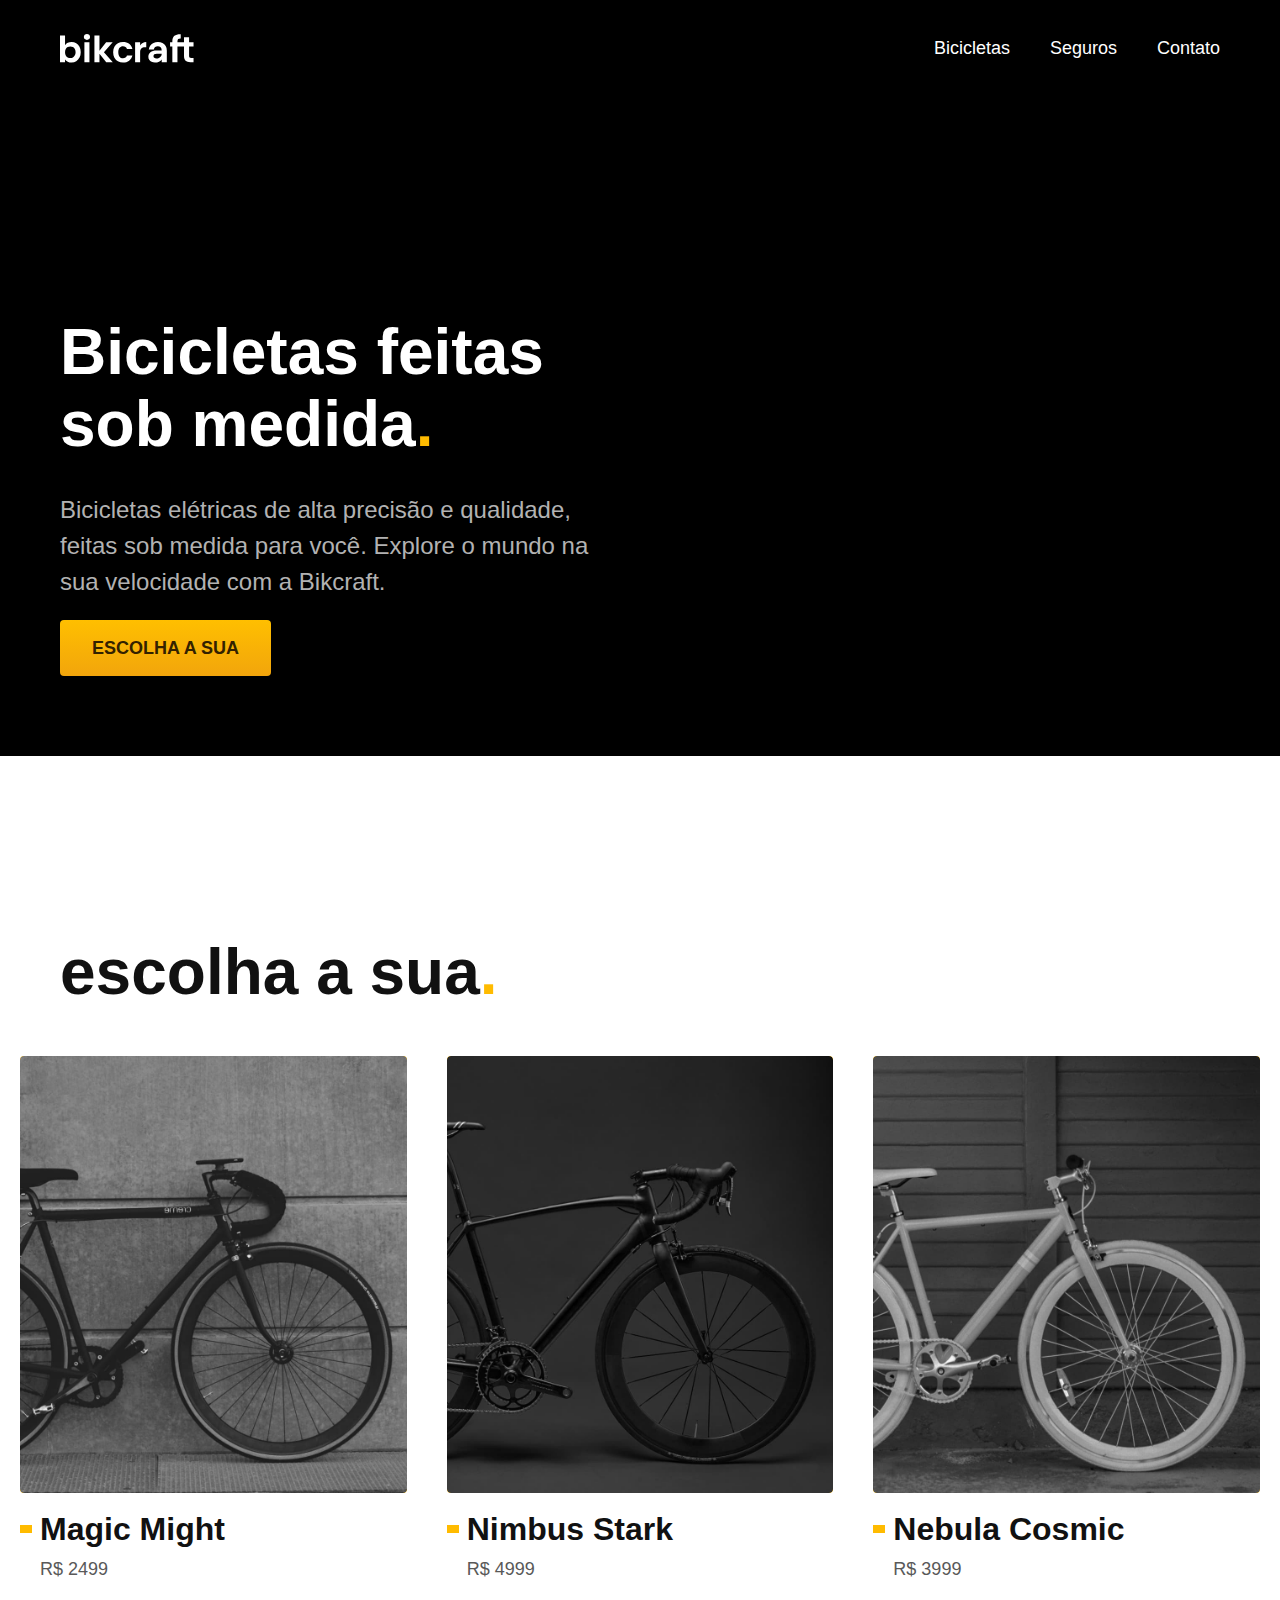
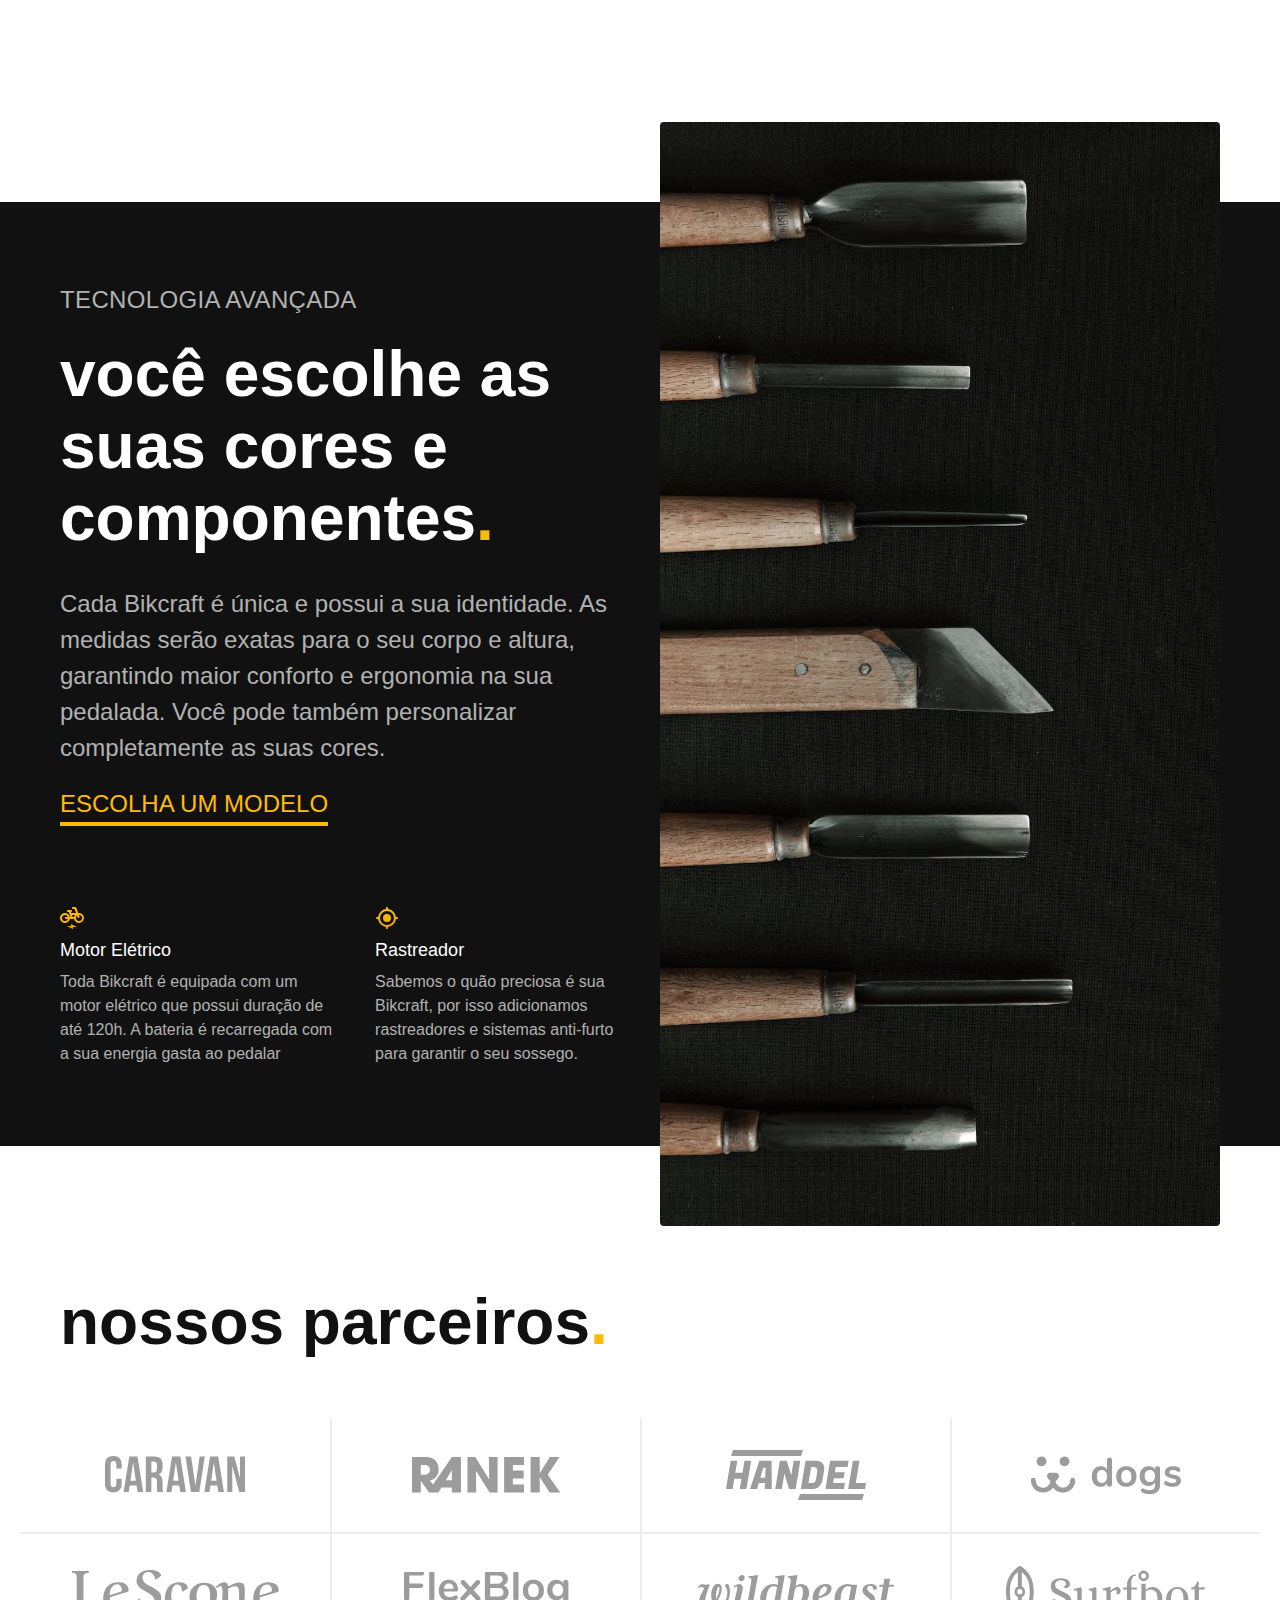
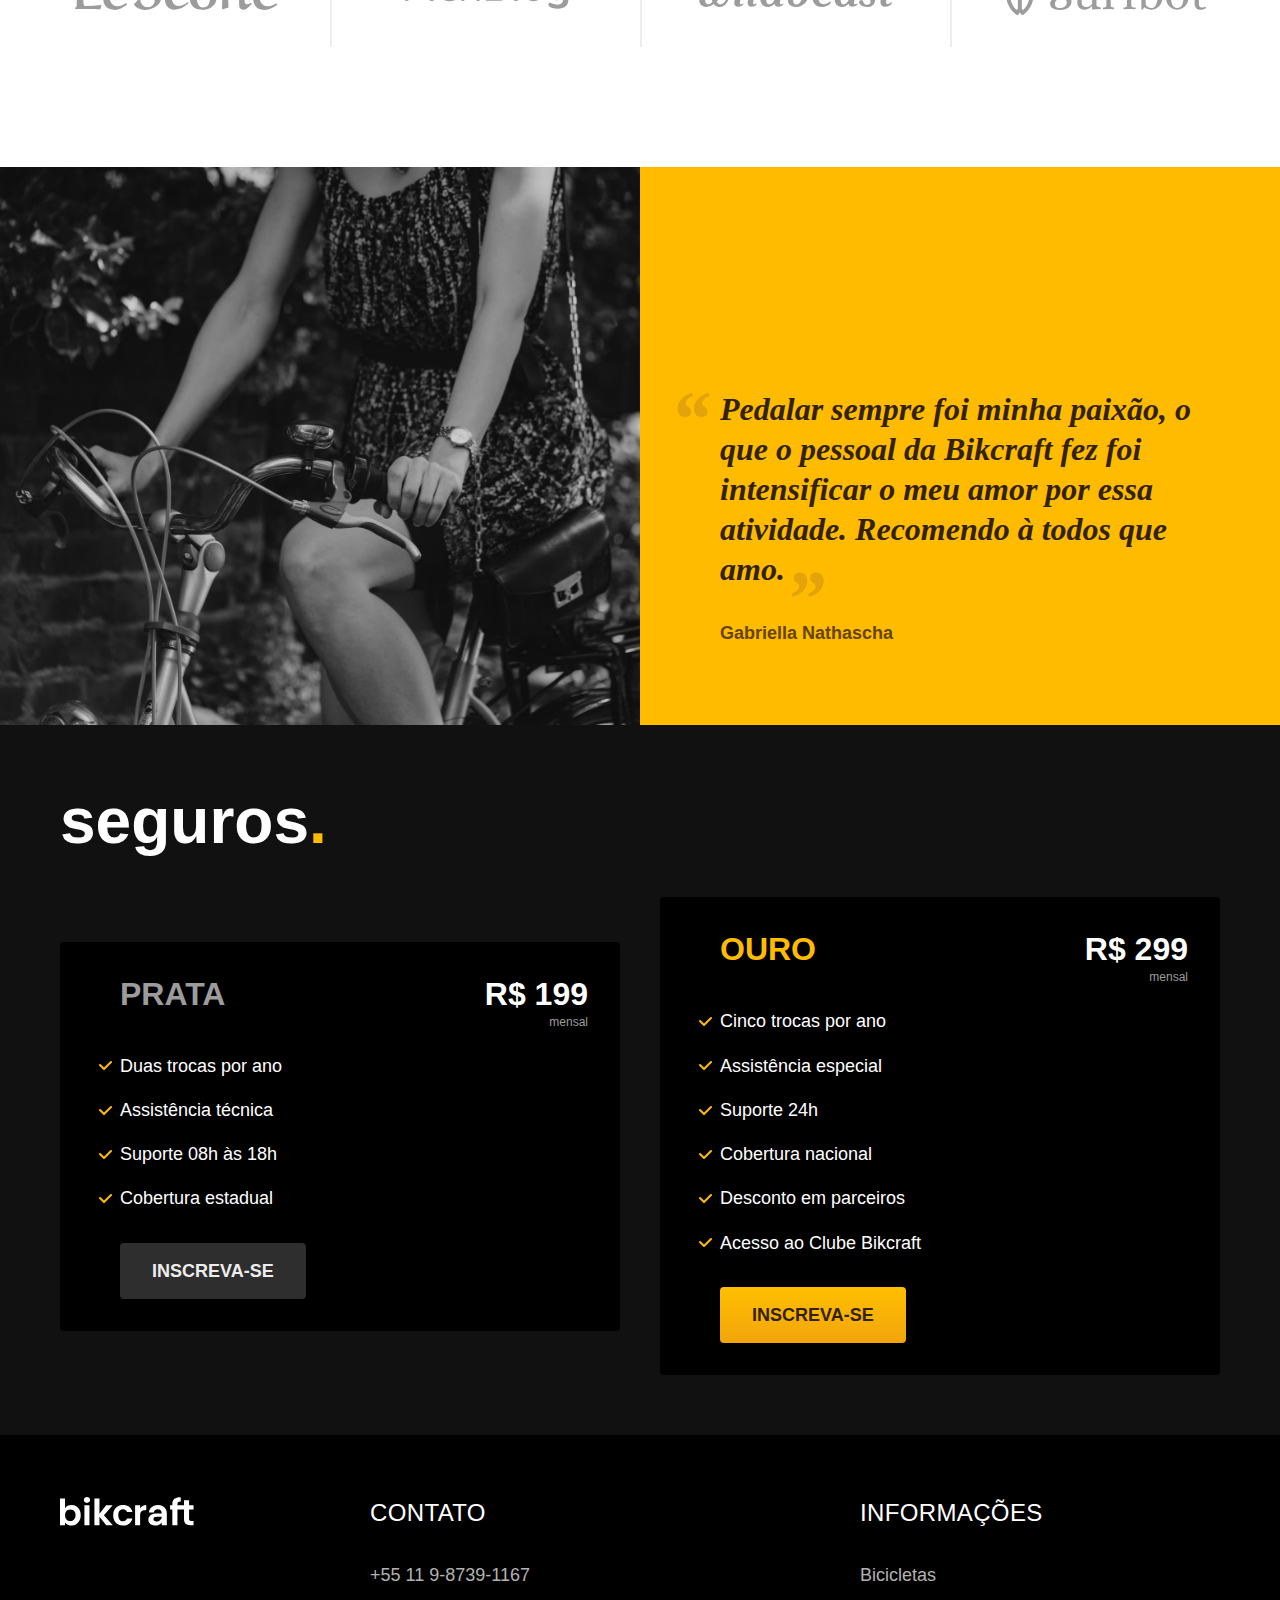
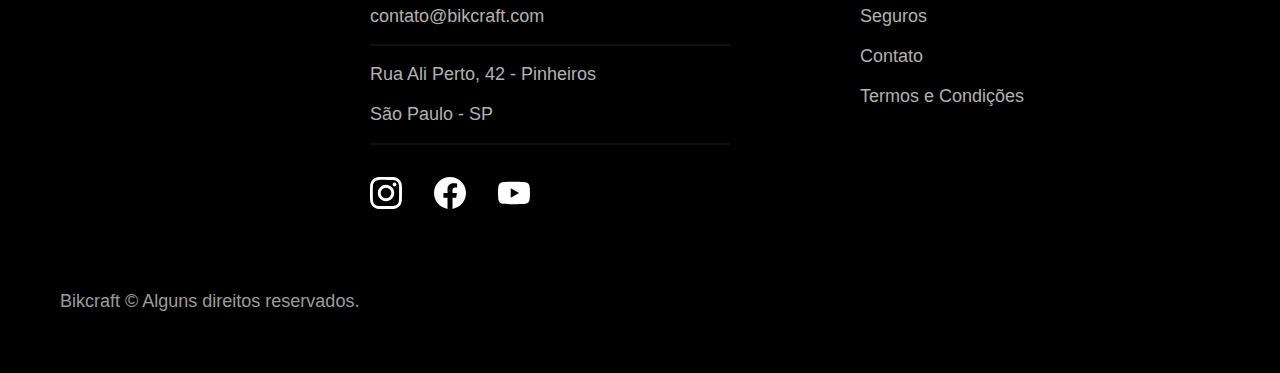
<file: index.html>
<!DOCTYPE html>
<html lang="pt-br">

<head>
  <meta charset="UTF-8">
  <meta name="viewport" content="width=device-width, initial-scale=1.0">
  <meta name="description" content="Bicicletas elétricas de alta precisão e qualidade, feitas sob medida para o cliente. Explore o mundo na sua velocidade com a Bikcraft.">
  <link rel="preload" href="./css/style.css" as="style">
  <link rel="stylesheet" href="./css/style.css">
  <title>Bikcraft - Bicicletas Elétricas</title>

  <!-- <link rel="preconnect" href="https://fonts.googleapis.com">
<link rel="preconnect" href="https://fonts.gstatic.com" crossorigin>
<link href="https://fonts.googleapis.com/css2?family=Merriweather:ital,wght@1,900&family=Poppins:wght@400;600&family=Roboto:wght@400;500&display=swap" rel="stylesheet"> -->

</head>

<body>
  <header class="header-bg">
    <div class="header container">
      <a href="./">
        <img src="./img/bikcraft.svg" width="136" height="32" alt="Bikcraft">
      </a>
      <nav aria-label="primaria">
        <ul class="header-menu font-1-m cor-0">
          <li><a href="./bicicletas.html">Bicicletas</a></li>
          <li><a href="./seguros.html">Seguros</a></li>
          <li><a href="./contato.html">Contato</a></li>
        </ul>
      </nav>
    </div>
  </header>

  <main class="introducao-bg">
    <div class="introducao container">
      <div class="introducao-conteudo">
        <h1 class="font-1-xxl cor-0 fadeInDown" data-anime="200">Bicicletas feitas sob medida<span class="cor-p1">.</span></h1>
        <p class="font-2-l cor-5 fadeInDown" data-anime="400">Bicicletas elétricas de alta precisão e qualidade, feitas sob medida para você. Explore o mundo na sua velocidade com a Bikcraft.</p>
        <a class="botao fadeInDown" href="./bicicletas.html" data-anime="600">Escolha a sua</a>
      </div>
      <picture data-anime="800" class="fadeInDown">
        <source media="(max-width: 800px)" srcset="./img/bicicletas/nimbus.jpg">
        <img src="./img/fotos/introducao.jpg" width="1280" height="1600" alt="Bicicleta elétrica preta.">
      </picture>
    </div>

  </main>

  <article class="bicicletas-lista">
    <h2 class="font-1-xxl container">escolha a sua<span class="cor-p1">.</span></h2>

    <ul>
      <li>
        <a href="./bicicletas/magic.html">
          <div>
            <img src="./img/bicicletas/magic-home.jpg" width="920" height="1040" alt="Bicicleta preta">
          </div>
          <h3 class="font-1-xl">Magic Might</h3>
          <span class="font-2-m cor-8">R$ 2499</span>
        </a>
      </li>
      <li>
        <a href="./bicicletas/nimbus.html">
          <div>
            <img src="./img/bicicletas/nimbus-home.jpg" width="920" height="1040" alt="Bicicleta preta">
          </div>
          <h3 class="font-1-xl">Nimbus Stark</h3>
          <span class="font-2-m cor-8">R$ 4999</span>
        </a>
      </li>
      <li>
        <a href="./bicicletas/nebula.html">
          <div>
            <img src="./img/bicicletas/nebula-home.jpg" width="920" height="1040" alt="Bicicleta preta">
          </div>
          <h3 class="font-1-xl">Nebula Cosmic</h3>
          <span class="font-2-m cor-8">R$ 3999</span>
        </a>
      </li>
    </ul>

  </article>

  <article class="tecnologia-bg">
    <div class="tecnologia container">

      <div class="tecnologia-conteudo">
        <span class="font-2-l-b cor-5">Tecnologia Avançada</span>
        <h2 class="font-1-xxl cor-0">você escolhe as suas cores e componentes<span class="cor-p1">.</span></h2>
        <p class="font-2-l cor-5">Cada Bikcraft é única e possui a sua identidade. As medidas serão exatas para o seu corpo e altura, garantindo maior conforto e ergonomia na sua pedalada. Você pode também personalizar completamente as suas cores.</p>
        <a class="link" href="./bicicletas.html">Escolha um modelo</a>
        <div class="tecnologia-vantagens">
          <div>
            <img src="./img/icones/eletrica.svg" width="24" height="24" alt="">
            <h3 class="font-1-m cor-0">Motor Elétrico</h3>
            <p class="font-2-s cor-5">Toda Bikcraft é equipada com um motor elétrico que possui duração de até 120h. A bateria é recarregada com a sua energia gasta ao pedalar</p>
          </div>
          <div>
            <img src="./img/icones/rastreador.svg" width="24" height="24" alt="">
            <h3 class="font-1-m cor-0">Rastreador</h3>
            <p class="font-2-s cor-5">Sabemos o quão preciosa é sua Bikcraft, por isso adicionamos rastreadores e sistemas anti-furto para garantir o seu sossego.</p>
          </div>
        </div>
      </div>

      <div class="tecnologia-imagem">
        <img src="./img/fotos/tecnologia.jpg" width="1200" height="1920" alt="">
      </div>

    </div>
  </article>

  <section class="parceiros" aria-label="Nossos Parceiros">
    <h2 class="container font-1-xxl">nossos parceiros<span class="cor-p1">.</span>
    </h2>
    <ul>
      <li><img src="./img/parceiros/caravan.svg" width="140" height="38" alt="caravan"></li>
      <li><img src="./img/parceiros/ranek.svg" width="149" height="36" alt="ranek"></li>
      <li><img src="./img/parceiros/handel.svg" width="140" height="50" alt="handel"></li>
      <li><img src="./img/parceiros/dogs.svg" width="152" height="39" alt="dogs"></li>
      <li><img src="./img/parceiros/lescone.svg" width="208" height="41" alt="lescone"></li>
      <li><img src="./img/parceiros/flexblog.svg" width="165" height="38" alt="flexblog"></li>
      <li><img src="./img/parceiros/wildbeast.svg" width="196" height="34" alt="wildbeast"></li>
      <li><img src="./img/parceiros/surfbot.svg" width="200" height="49" alt="surfbot"></li>
    </ul>

  </section>

  <section class="depoimento" aria-label="Depoimento">
    <div><img src="./img/fotos/depoimento.jpg" width="1560" height="1360" alt="Pessoa pedalando uma bicicleta bikcraft"></div>
    <div class="depoimento-conteudo">
      <blockquote class="font-1-xl cor-p5">
        <p>
          Pedalar sempre foi minha paixão, o que o pessoal da Bikcraft fez foi intensificar o meu amor por essa atividade. Recomendo à todos que amo.
        </p>
      </blockquote>
      <span class="font-1-m-b cor-p4">Gabriella Nathascha</span>
    </div>
  </section>

  <article class="seguros-bg">
    <div class="seguros container">
      <h2 class="font-1-xxl cor-0">seguros<span class="cor-p1">.</span></h2>
      <div class="seguros-item">
        <h3 class="font-1-xl cor-6">PRATA</h3>
        <span class="font-1-xl cor-0">R$ 199<span class="font-1-xs cor-6">mensal</span></span>
        <ul class="font-2-m cor-0">
          <li>Duas trocas por ano</li>
          <li>Assistência técnica</li>
          <li>Suporte 08h às 18h</li>
          <li>Cobertura estadual</li>
        </ul>
        <a class="botao secundario" href="./orcamento.html">Inscreva-se</a>
      </div>
      <div class="seguros-item">
        <h3 class="font-1-xl cor-p1">OURO</h3>
        <span class="font-1-xl cor-0">R$ 299<span class="font-1-xs cor-6">mensal</span></span>
        <ul class="font-2-m cor-0">
          <li>Cinco trocas por ano</li>
          <li>Assistência especial</li>
          <li>Suporte 24h</li>
          <li>Cobertura nacional</li>
          <li>Desconto em parceiros</li>
          <li>Acesso ao Clube Bikcraft</li>
        </ul>
        <a class="botao" href="./orcamento.html">Inscreva-se</a>
      </div>
    </div>
  </article>

  <footer class="footer-bg">
    <div class="footer container">
      <img src="./img/bikcraft.svg" width="136" height="32" alt="Bikcraft">
      <div class="footer-contato">
        <h3 class="font-2-l-b cor-0">contato</h3>
        <ul class="font-2-m cor-5">
          <li><a href="tel:+5511987391167">+55 11 9-8739-1167</a></li>
          <li><a href="mailto:contato@bikcraft.com">contato@bikcraft.com</a></li>
          <a href="https://g.page/bikego?share">
            <li>Rua Ali Perto, 42 - Pinheiros</li>
            <li>São Paulo - SP</li>
          </a>
        </ul>
        <div class="footer-redes">
          <a href="./">
            <img src="./img/redes/instagram.svg" width="32" height="32" alt="Instagram">
          </a>
          <a href="./">
            <img src="./img/redes/facebook.svg" width="32" height="32" alt="Facebook">
          </a>
          <a href="./">
            <img src="./img/redes/youtube.svg" width="32" height="32" alt="Youtube">
          </a>
        </div>
      </div>
      <div class="footer-informações">
        <h3 class="font-2-l-b cor-0">Informações</h3>
        <nav>
          <ul class="font-1-m cor-5">
            <li><a href="./bicicletas.html">Bicicletas</a></li>
            <li><a href="./seguros.html">Seguros</a></li>
            <li><a href="./contato.html">Contato</a></li>
            <li><a href="./termos.html">Termos e Condições</a></li>
          </ul>
        </nav>
      </div>
      <p class="footer-copy font-2-m cor-6">Bikcraft © Alguns direitos reservados.</p>
    </div>
  </footer>
  <script src="./js/Plugins/simple-anime.js"></script>
  <script src="./js/script.js"></script>
</body>

</html>
</file>
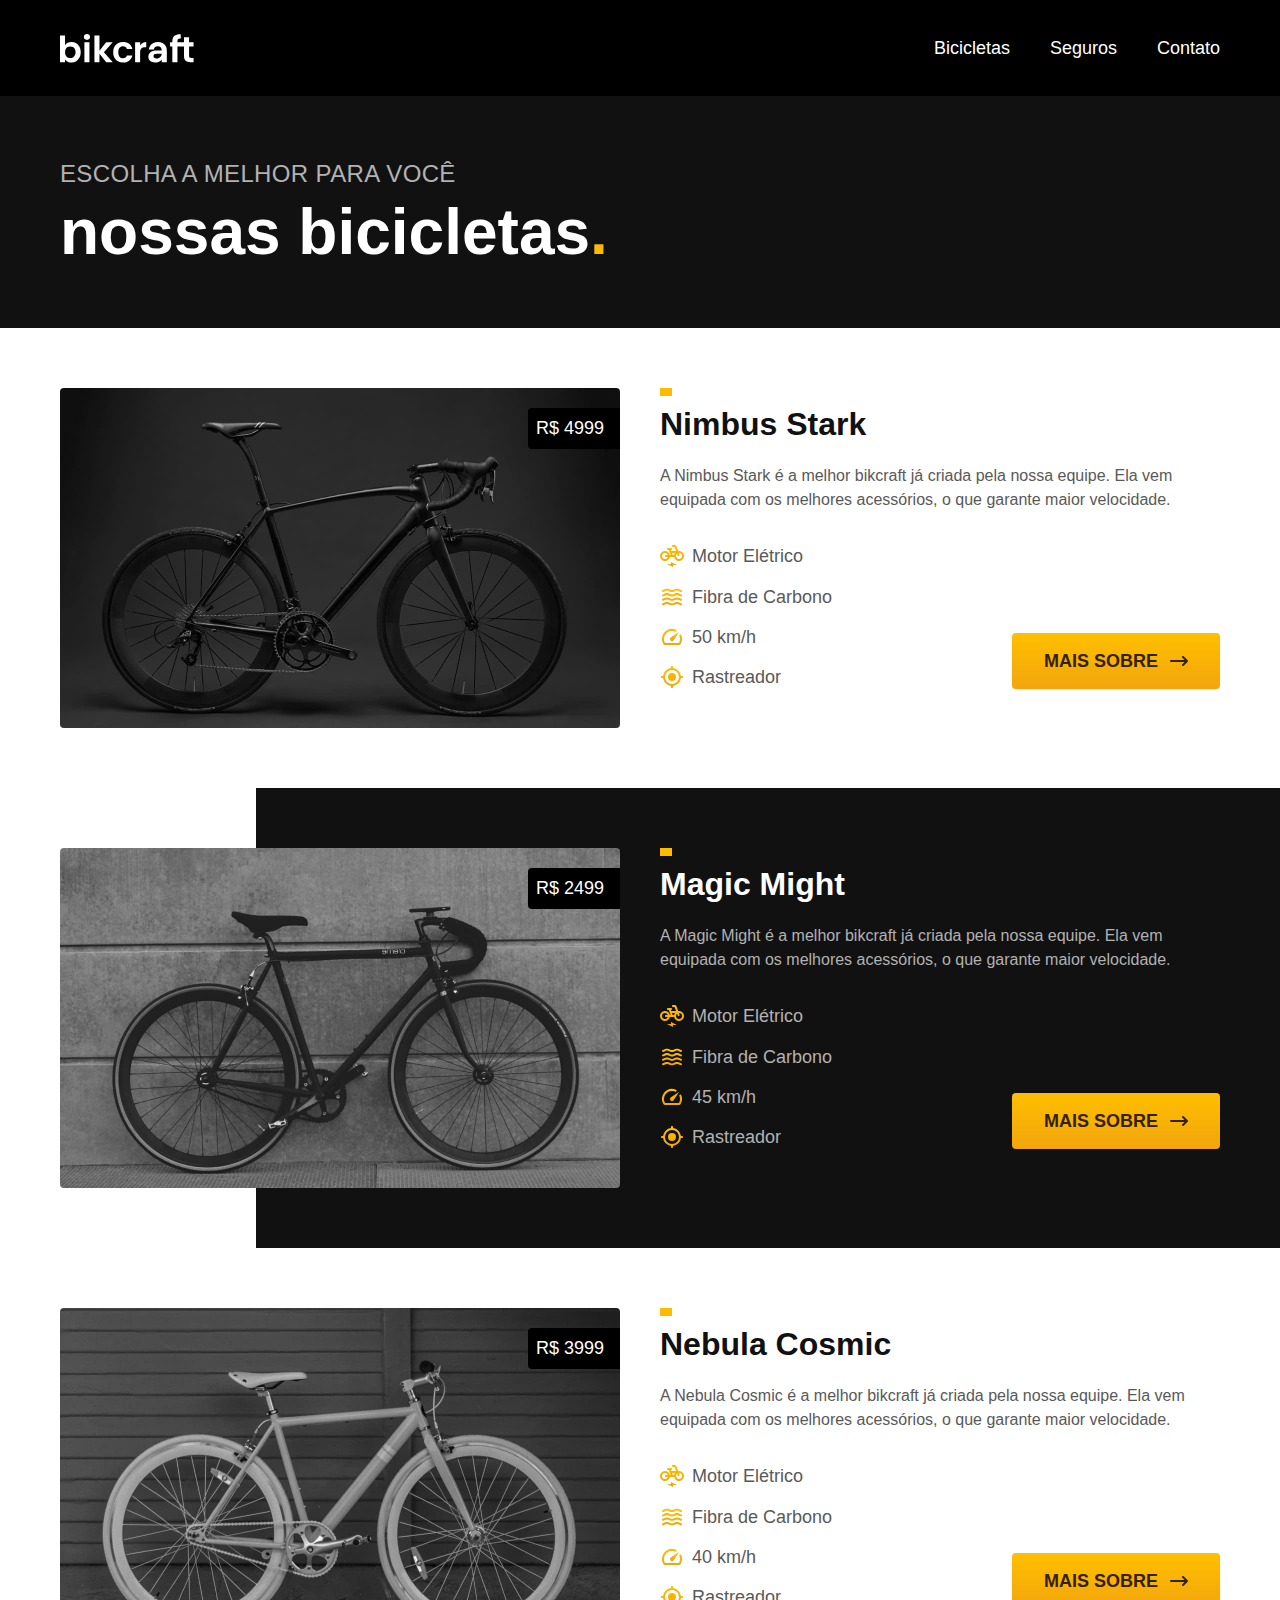
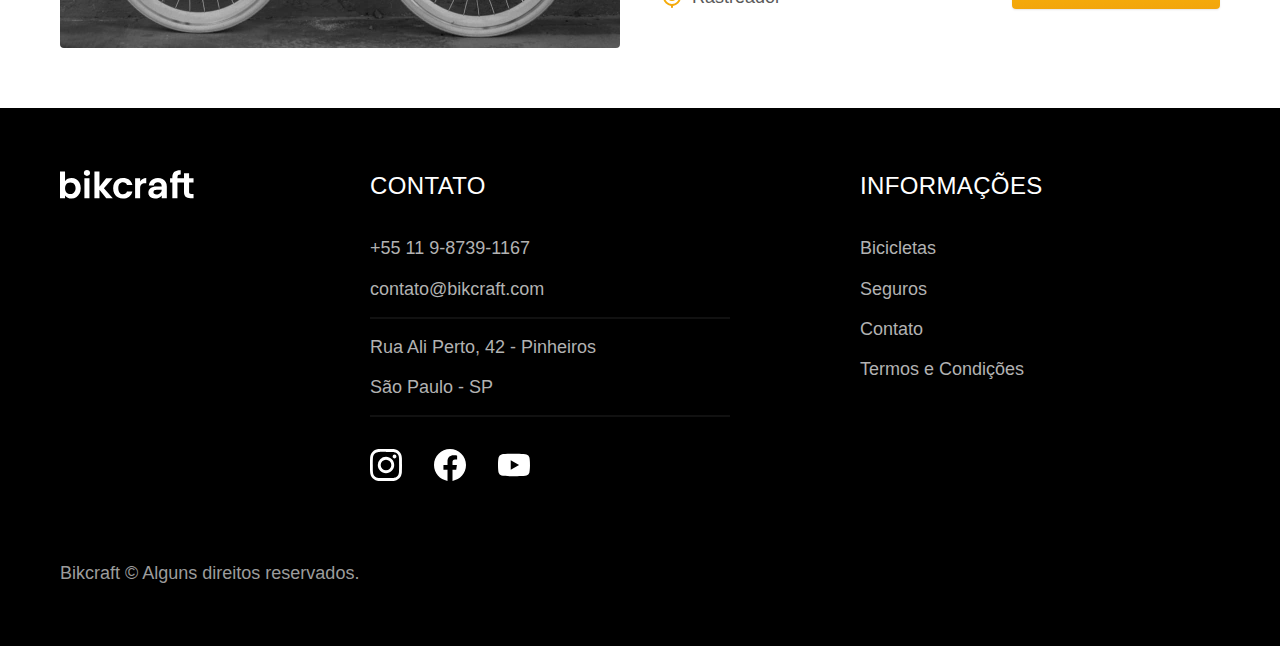
<file: bicicletas.html>
<!DOCTYPE html>
<html lang="pt-br">

<head>
  <meta charset="UTF-8">
  <meta name="viewport" content="width=device-width, initial-scale=1.0">
  <meta name="description" content="Bicicletas Bikcraft.">
  <link rel="preload" href="./css/style.css" as="style">
  <link rel="stylesheet" href="./css/style.css">
  <title>Bicicletas | Bikcraft</title>

  <!-- <link rel="preconnect" href="https://fonts.googleapis.com">
<link rel="preconnect" href="https://fonts.gstatic.com" crossorigin>
<link href="https://fonts.googleapis.com/css2?family=Merriweather:ital,wght@1,900&family=Poppins:wght@400;600&family=Roboto:wght@400;500&display=swap" rel="stylesheet"> -->

</head>

<body id="bicicletas">
  <header class="header-bg">
    <div class="header container">
      <a href="./">
        <img src="./img/bikcraft.svg" alt="Bikcraft">
      </a>
      <nav aria-label="primaria">
        <ul class="header-menu font-1-m cor-0">
          <li><a href="./bicicletas.html">Bicicletas</a></li>
          <li><a href="./seguros.html">Seguros</a></li>
          <li><a href="./contato.html">Contato</a></li>
        </ul>
      </nav>
    </div>
  </header>



  <main>
    <div class="titulo-bg">
      <div class="container titulo">
        <p class="font-2-l-b cor-5">Escolha a melhor para você</p>
        <h1 class="font-1-xxl cor-0">nossas bicicletas<span class="cor-p1">.</span></h1>
      </div>
    </div>




    <div class="bicicletas-bg">
      <div class="bicicletas container">
        <div class="bicicletas-imagem">
          <img src="./img/bicicletas/nimbus.jpg" alt="Bicicleta preta">
          <span class="font-2-m cor-0">R$ 4999</span>
        </div>
        <div class="bicicletas-conteudo">
          <h2 class="font-1-xl">Nimbus Stark</h2>
          <p class="font-2-s cor-8">A Nimbus Stark é a melhor bikcraft já criada pela nossa equipe. Ela vem equipada com os melhores acessórios, o que garante maior velocidade.</p>
          <ul class="font-1-m cor-8">
            <li>
              <img src="./img/icones/eletrica.svg" alt="">
              Motor Elétrico
            </li>
            <li>
              <img src="./img/icones/carbono.svg" alt="">
              Fibra de Carbono
            </li>
            <li>
              <img src="./img/icones/velocidade.svg" alt="">
              50 km/h
            </li>
            <li>
              <img src="./img/icones/rastreador.svg" alt="">
              Rastreador
            </li>
          </ul>
          <a class="botao seta" href="./bicicletas/nimbus.html">Mais Sobre</a>
        </div>
      </div>
    </div>

    <div class="bicicletas-bg">
      <div class="bicicletas container">
        <div class="bicicletas-imagem">
          <img src="./img/bicicletas/magic.jpg" alt="Bicicleta preta">
          <span class="font-2-m cor-0">R$ 2499</span>
        </div>
        <div class="bicicletas-conteudo">
          <h2 class="font-1-xl cor-0">Magic Might</h2>
          <p class="font-2-s cor-5">A Magic Might é a melhor bikcraft já criada pela nossa equipe. Ela vem equipada com os melhores acessórios, o que garante maior velocidade.</p>
          <ul class="font-1-m cor-5">
            <li>
              <img src="./img/icones/eletrica.svg" alt="">
              Motor Elétrico
            </li>
            <li>
              <img src="./img/icones/carbono.svg" alt="">
              Fibra de Carbono
            </li>
            <li>
              <img src="./img/icones/velocidade.svg" alt="">
              45 km/h
            </li>
            <li>
              <img src="./img/icones/rastreador.svg" alt="">
              Rastreador
            </li>
          </ul>
          <a class="botao seta" href="./bicicletas/magic.html">Mais Sobre</a>
        </div>
      </div>
    </div>

    <div class="bicicletas-bg">
      <div class="bicicletas container">
        <div class="bicicletas-imagem">
          <img src="./img/bicicletas/nebula.jpg" alt="Bicicleta preta">
          <span class="font-2-m cor-0">R$ 3999</span>
        </div>
        <div class="bicicletas-conteudo">
          <h2 class="font-1-xl">Nebula Cosmic</h2>
          <p class="font-2-s cor-8">A Nebula Cosmic é a melhor bikcraft já criada pela nossa equipe. Ela vem equipada com os melhores acessórios, o que garante maior velocidade.</p>
          <ul class="font-1-m cor-8">
            <li>
              <img src="./img/icones/eletrica.svg" alt="">
              Motor Elétrico
            </li>
            <li>
              <img src="./img/icones/carbono.svg" alt="">
              Fibra de Carbono
            </li>
            <li>
              <img src="./img/icones/velocidade.svg" alt="">
              40 km/h
            </li>
            <li>
              <img src="./img/icones/rastreador.svg" alt="">
              Rastreador
            </li>
          </ul>
          <a class="botao seta" href="./bicicletas/nebula.html">Mais Sobre</a>
        </div>
      </div>
    </div>






  </main>



  <footer class="footer-bg">
    <div class="footer container">
      <img src="./img/bikcraft.svg" alt="Bikcraft">
      <div class="footer-contato">
        <h3 class="font-2-l-b cor-0">contato</h3>
        <ul class="font-2-m cor-5">
          <li><a href="tel:+5511987391167">+55 11 9-8739-1167</a></li>
          <li><a href="mailto:contato@bikcraft.com">contato@bikcraft.com</a></li>
          <a href="https://g.page/bikego?share">
            <li>Rua Ali Perto, 42 - Pinheiros</li>
            <li>São Paulo - SP</li>
          </a>
        </ul>
        <div class="footer-redes">
          <a href="./">
            <img src="./img/redes/instagram.svg" alt="Instagram">
          </a>
          <a href="./">
            <img src="./img/redes/facebook.svg" alt="Facebook">
          </a>
          <a href="./">
            <img src="./img/redes/youtube.svg" alt="Youtube">
          </a>
        </div>
      </div>
      <div class="footer-informações">
        <h3 class="font-2-l-b cor-0">Informações</h3>
        <nav>
          <ul class="font-1-m cor-5">
            <li><a href="./bicicletas.html">Bicicletas</a></li>
            <li><a href="./seguros.html">Seguros</a></li>
            <li><a href="./contato.html">Contato</a></li>
            <li><a href="./termos.html">Termos e Condições</a></li>
          </ul>
        </nav>
      </div>
      <p class="footer-copy font-2-m cor-6">Bikcraft © Alguns direitos reservados.</p>
    </div>
  </footer>
</body>

</html>
</file>
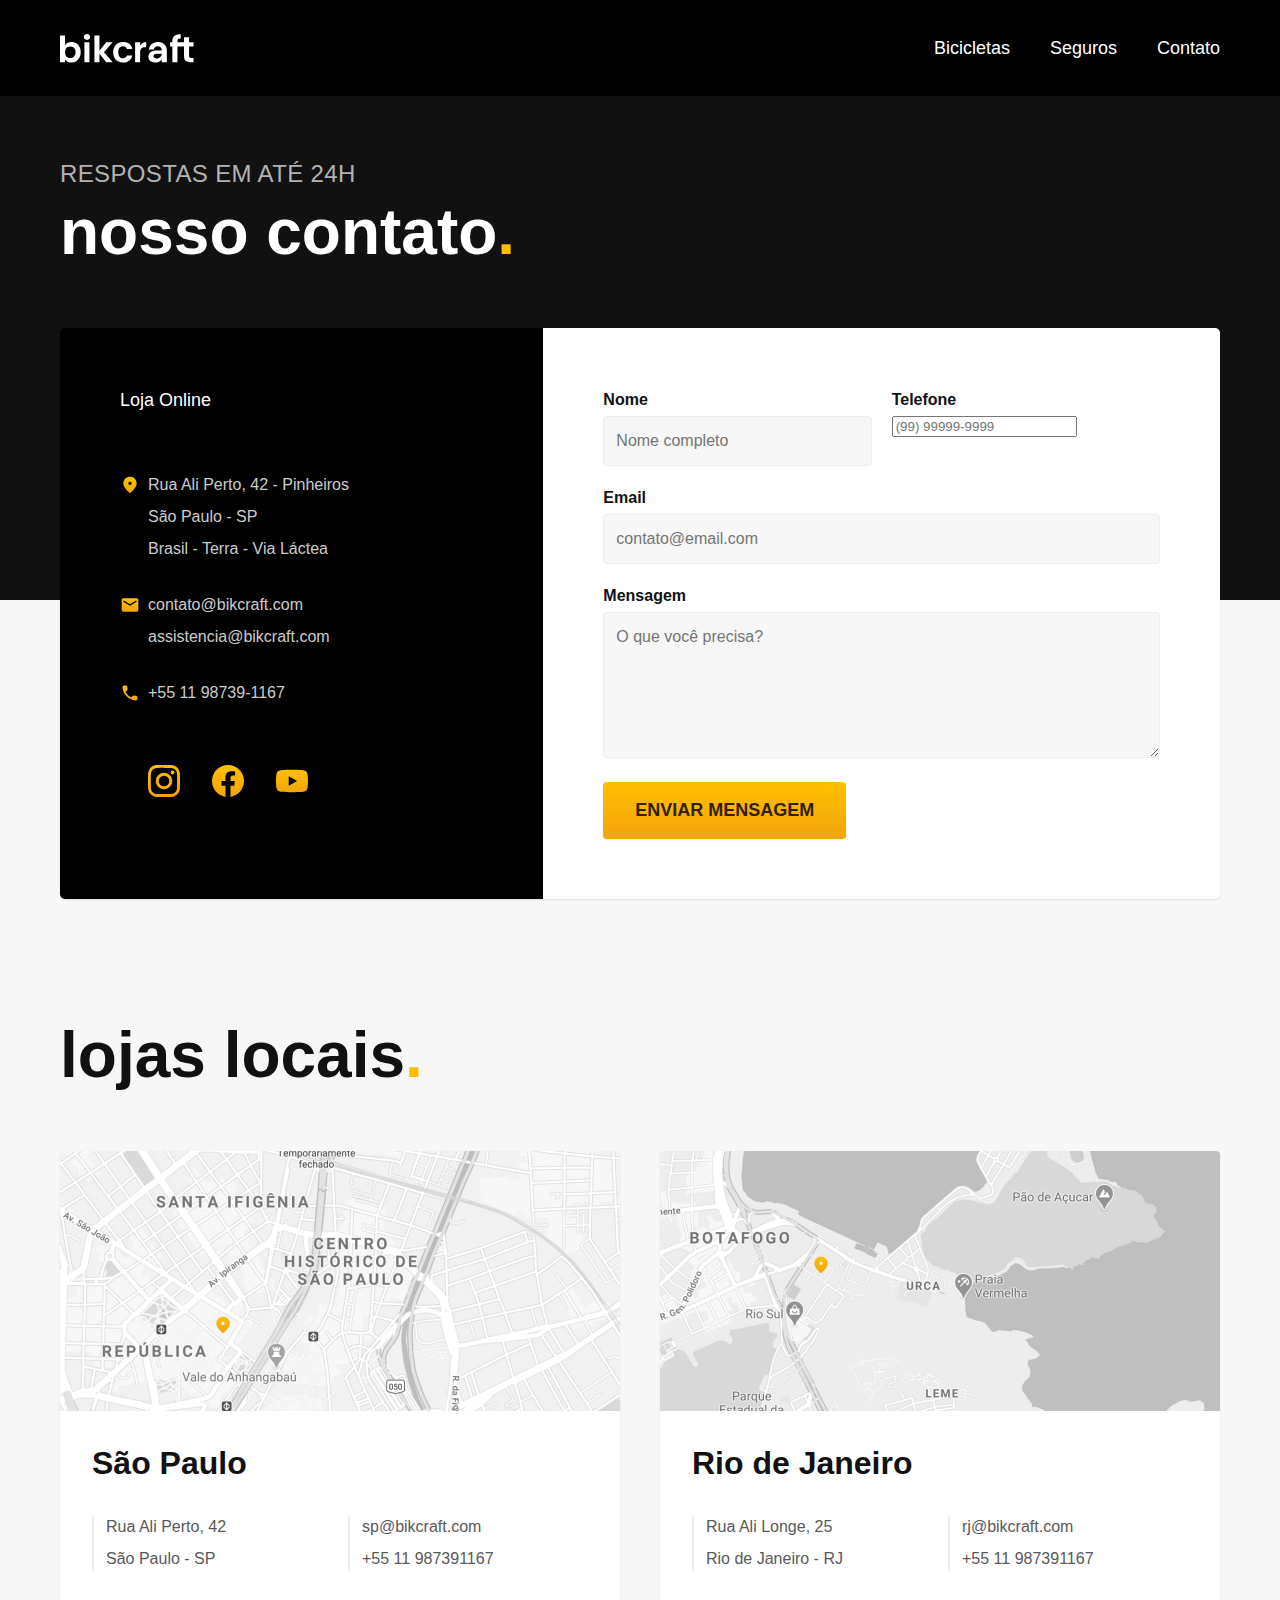
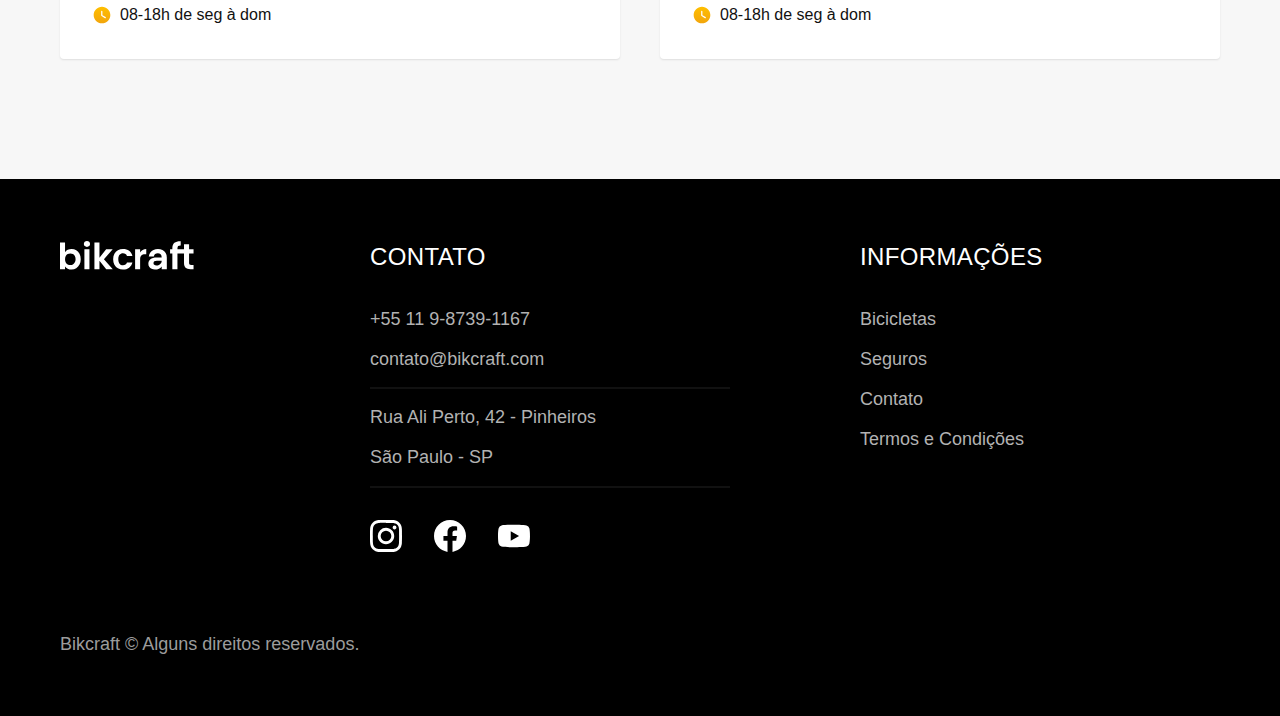
<file: contato.html>
<!DOCTYPE html>
<html lang="pt-br">

<head>
  <meta charset="UTF-8">
  <meta name="viewport" content="width=device-width, initial-scale=1.0">
  <meta name="description" content="Contato Bikcraft.">
  <link rel="preload" href="./css/style.css" as="style">
  <link rel="stylesheet" href="./css/style.css">
  <title>Contato | Bikcraft</title>

  <!-- <link rel="preconnect" href="https://fonts.googleapis.com">
<link rel="preconnect" href="https://fonts.gstatic.com" crossorigin>
<link href="https://fonts.googleapis.com/css2?family=Merriweather:ital,wght@1,900&family=Poppins:wght@400;600&family=Roboto:wght@400;500&display=swap" rel="stylesheet"> -->

</head>

<body id="contato">
  <header class="header-bg">
    <div class="header container">
      <a href="./">
        <img src="./img/bikcraft.svg" alt="Bikcraft">
      </a>
      <nav aria-label="primaria">
        <ul class="header-menu font-1-m cor-0">
          <li><a href="./bicicletas.html">Bicicletas</a></li>
          <li><a href="./seguros.html">Seguros</a></li>
          <li><a href="./contato.html">Contato</a></li>
        </ul>
      </nav>
    </div>
  </header>



  <main>
    <div class="titulo-bg">
      <div class="container titulo">
        <p class="font-2-l-b cor-5">respostas em até 24h</p>
        <h1 class="font-1-xxl cor-0">nosso contato<span class="cor-p1">.</span></h1>
      </div>
    </div>

    <div class="contato container">
      <section class="contato-dados" aria-label="Endereço">
        <h2 class="font-1-m cor-0">Loja Online</h2>
        <div class="contato-endereco font-2-s cor-4">
          <a href="https://g.page/bikego?share">
            <p>Rua Ali Perto, 42 - Pinheiros</p>
            <p>São Paulo - SP</p>
            <p>Brasil - Terra - Via Láctea</p>
          </a>
        </div>
        <address class="contato-meios font-2-s cor-4">
          <div>
            <a href="mailto:contato@bikcraft.com">contato@bikcraft.com</a>
          </div>
          <div>
            <a href="mailto:assistencia@bikcraft.com">assistencia@bikcraft.com</a>
          </div>
          <div>
            <a href="tel:+5511987391167">+55 11 98739-1167</a>
          </div>
        </address>
        <div class="contato-redes">
          <a href="./">
            <img src="./img/redes/instagram-p.svg" alt="Instagram">
          </a>
          <a href="./">
            <img src="./img/redes/facebook-p.svg" alt="Facebook">
          </a>
          <a href="./">
            <img src="./img/redes/youtube-p.svg" alt="Youtube">
          </a>
        </div>
      </section>
      <section class="contato-formulario" aria-label="formulario">
        <form class="form" action="./contato.html">
          <div>
            <label for="nome">Nome</label>
            <input type="text" id="nome" name="nome" placeholder="Nome completo">
          </div>
          <div>
            <label for="telefone">Telefone</label>
            <input type="tel" id="telefone" name="telefone" placeholder="(99) 99999-9999" pattern="[0-9]{2}.[0-9]{9}">
          </div>
          <div class="col-2">
            <label for="email">Email</label>
            <input type="email" id="email" name="email" placeholder="contato@email.com">
          </div>
          <div class="col-2">
            <label for="mensagem">Mensagem</label>
            <textarea rows="5" id="mensagem" name="mensagem" placeholder="O que você precisa?"></textarea>
          </div>
          <button class="botao col-2">Enviar Mensagem</button>
        </form>
      </section>
    </div>

  </main>

  <article class="lojas container">
    <h2 class="font-1-xxl">lojas locais<span class="cor-p1">.</span></h2>
    <div class="lojas-item">
      <img src="./img/lojas/sp.jpg" alt="Mapa marcando o endereço em Rua Ali Perto, 42 - Pinheiros - São Paulo - SP">
      <div class="lojas-conteudo">
        <h3 class="font-1-xl">São Paulo</h3>
        <div class="lojas-dados font-2-s cor-8">
          <p>Rua Ali Perto, 42</p>
          <p>São Paulo - SP</p>
        </div>
        <div class="lojas-dados font-2-s cor-8">
          <a href="mailto:sp@bikcraft.com">sp@bikcraft.com</a>
          <a href="tel:+5511987391167">+55 11 987391167</a>
        </div>
        <p class="lojas-tempo font-1-s"><img src="./img/icones/horario.svg" alt="">08-18h de seg à dom</p>
      </div>
    </div>
    <div class="lojas-item">
      <img src="./img/lojas/rj.jpg" alt="mapa marcando o endereço em Rua Ali Longe, 25 - Bota Fogo - Rio de Janeiro - RJ">
      <div class="lojas-conteudo">
        <h3 class="font-1-xl">Rio de Janeiro</h3>
        <div class="lojas-dados font-2-s cor-8">
          <p>Rua Ali Longe, 25</p>
          <p>Rio de Janeiro - RJ</p>
        </div>
        <div class="lojas-dados font-2-s cor-8">
          <a href="mailto:rj@bikcraft.com">rj@bikcraft.com</a>
          <a href="tel:+5511987391167">+55 11 987391167</a>
        </div>
        <p class="lojas-tempo font-1-s"><img src="./img/icones/horario.svg" alt="">08-18h de seg à dom</p>
      </div>
    </div>
  </article>

  <footer class="footer-bg">
    <div class="footer container">
      <img src="./img/bikcraft.svg" alt="Bikcraft">
      <div class="footer-contato">
        <h3 class="font-2-l-b cor-0">contato</h3>
        <ul class="font-2-m cor-5">
          <li><a href="tel:+5511987391167">+55 11 9-8739-1167</a></li>
          <li><a href="mailto:contato@bikcraft.com">contato@bikcraft.com</a></li>
          <a href="https://g.page/bikego?share">
            <li>Rua Ali Perto, 42 - Pinheiros</li>
            <li>São Paulo - SP</li>
          </a>
        </ul>
        <div class="footer-redes">
          <a href="./">
            <img src="./img/redes/instagram.svg" alt="Instagram">
          </a>
          <a href="./">
            <img src="./img/redes/facebook.svg" alt="Facebook">
          </a>
          <a href="./">
            <img src="./img/redes/youtube.svg" alt="Youtube">
          </a>
        </div>
      </div>
      <div class="footer-informações">
        <h3 class="font-2-l-b cor-0">Informações</h3>
        <nav>
          <ul class="font-1-m cor-5">
            <li><a href="./bicicletas.html">Bicicletas</a></li>
            <li><a href="./seguros.html">Seguros</a></li>
            <li><a href="./contato.html">Contato</a></li>
            <li><a href="./termos.html">Termos e Condições</a></li>
          </ul>
        </nav>
      </div>
      <p class="footer-copy font-2-m cor-6">Bikcraft © Alguns direitos reservados.</p>
    </div>
  </footer>
</body>

</html>
</file>
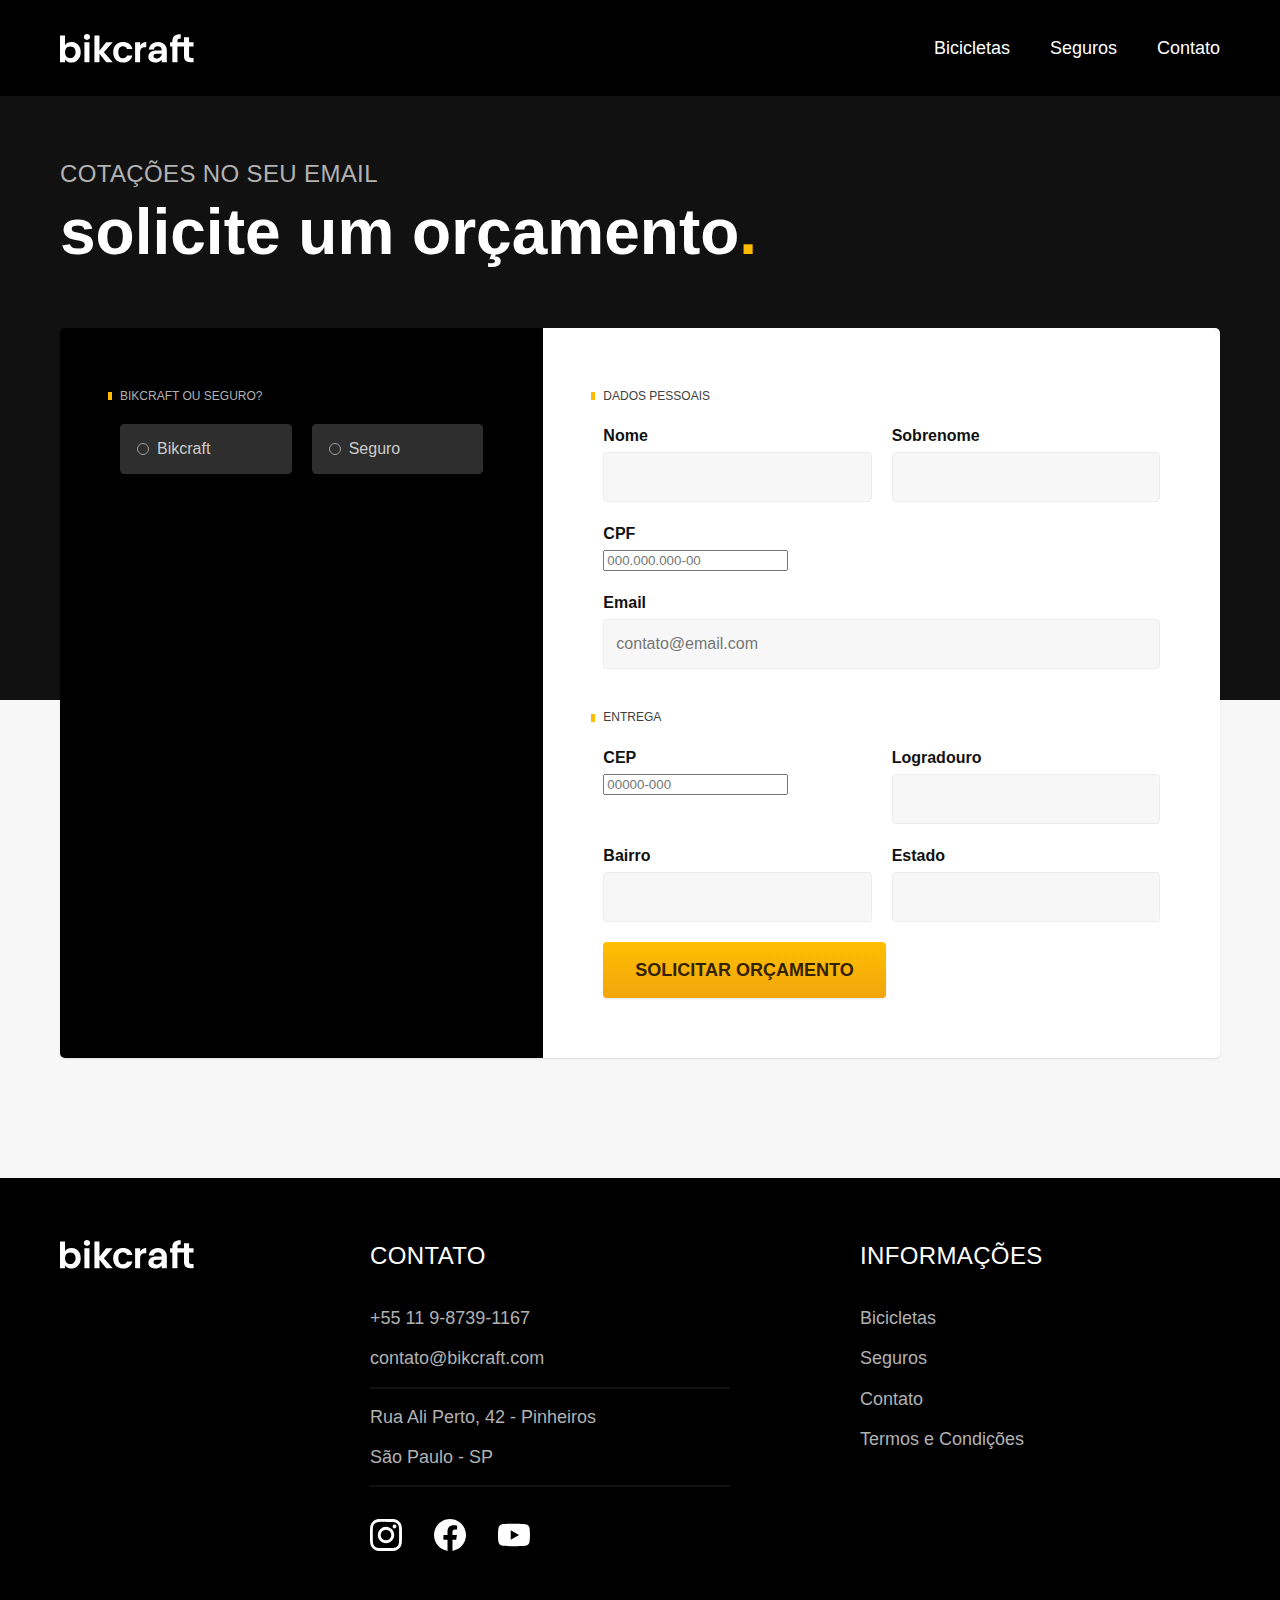
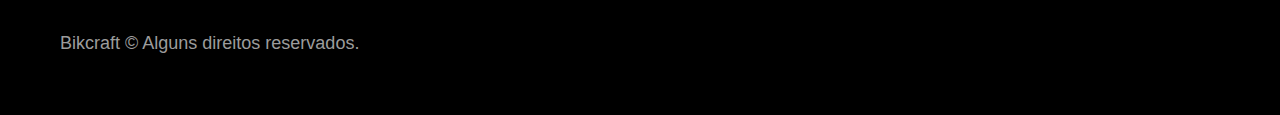
<file: orcamento.html>
<!DOCTYPE html>
<html lang="pt-br">

<head>
  <meta charset="UTF-8">
  <meta name="viewport" content="width=device-width, initial-scale=1.0">
  <meta name="description" content="Orçamento Bikcraft.">
  <link rel="preload" href="./css/style.css" as="style">
  <link rel="stylesheet" href="./css/style.css">
  <title>Orçamento | Bikcraft</title>

  <!-- <link rel="preconnect" href="https://fonts.googleapis.com">
<link rel="preconnect" href="https://fonts.gstatic.com" crossorigin>
<link href="https://fonts.googleapis.com/css2?family=Merriweather:ital,wght@1,900&family=Poppins:wght@400;600&family=Roboto:wght@400;500&display=swap" rel="stylesheet"> -->

</head>

<body id="orcamento">
  <header class="header-bg">
    <div class="header container">
      <a href="./">
        <img src="./img/bikcraft.svg" alt="Bikcraft">
      </a>
      <nav aria-label="primaria">
        <ul class="header-menu font-1-m cor-0">
          <li><a href="./bicicletas.html">Bicicletas</a></li>
          <li><a href="./seguros.html">Seguros</a></li>
          <li><a href="./contato.html">Contato</a></li>
        </ul>
      </nav>
    </div>
  </header>



  <main>
    <div class="titulo-bg">
      <div class="container titulo">
        <p class="font-2-l-b cor-5">cotações no seu email</p>
        <h1 class="font-1-xxl cor-0">solicite um orçamento<span class="cor-p1">.</span></h1>
      </div>
    </div>

    <form class="orcamento container" action="">
      <div class="orcamento-produto">

        <h2 class="font-1-xs cor-5">Bikcraft ou Seguro?</h2>


        <input type="radio" name="tipo" id="bikcraft" value="bikcraft">
        <label for="bikcraft">Bikcraft</label>



        <input type="radio" name="tipo" id="seguro" value="seguro">
        <label for="seguro">Seguro</label>



        <div class="orcamento-conteudo" id="orcamento-bikcraft">
          <h2 class="font-1-xs cor-5">Escolha a sua</h2>

          <input type="radio" name="produto" id="nimbus" value="nimbus">
          <label for="nimbus">Nimbus Stark <span>R$ 4999</span></label>
          <div class="orcamento-detalhes">
            <ul class="font-1-xs cor-8">
              <li><img src="./img/icones/eletrica.svg" alt="">Motor Elétrico</li>
              <li><img src="./img/icones/carbono.svg" alt="">Fibra de Carbono</li>
              <li><img src="./img/icones/velocidade.svg" alt="">50 km/h</li>
              <li><img src="./img/icones/rastreador.svg" alt="">Rastreador</li>
            </ul>
            <img src="./img/bicicletas/nimbus.jpg" alt="bicicleta preta">
          </div>

          <input type="radio" name="produto" id="magic" value="magic">
          <label for="magic">Magic Might <span>R$ 2499</span></label>
          <div class="orcamento-detalhes">
            <ul class="font-1-xs cor-8">
              <li><img src="./img/icones/eletrica.svg" alt="">Motor Elétrico</li>
              <li><img src="./img/icones/carbono.svg" alt="">Fibra de Carbono</li>
              <li><img src="./img/icones/velocidade.svg" alt="">45 km/h</li>
              <li><img src="./img/icones/rastreador.svg" alt="">Rastreador</li>
            </ul>
            <img src="./img/bicicletas/magic.jpg" alt="bicicleta preta">
          </div>

          <input type="radio" name="produto" id="nebula" value="nebula">
          <label for="nebula">Nebula Cosmic <span>R$ 3999</span></label>
          <div class="orcamento-detalhes">
            <ul class="font-1-xs cor-8">
              <li><img src="./img/icones/eletrica.svg" alt="">Motor Elétrico</li>
              <li><img src="./img/icones/carbono.svg" alt="">Fibra de Carbono</li>
              <li><img src="./img/icones/velocidade.svg" alt="">40 km/h</li>
              <li><img src="./img/icones/rastreador.svg" alt="">Rastreador</li>
            </ul>
            <img src="./img/bicicletas/nebula.jpg" alt="bicicleta preta">
          </div>

        </div>

        <div class="orcamento-conteudo" id="orcamento-seguro">
          <h2 class="font-1-xs cor-5">Escolha o plano</h2>

          <input type="radio" name="produto" id="prata" value="prata">
          <label for="prata">Prata <span>R$ 199</span></label>

          <input type="radio" name="produto" id="ouro" value="ouro">
          <label for="ouro">Ouro <span>R$ 299</span></label>




        </div>
      </div>

      <div class="orcamento-dados form">
        <h2 class="font-1-xs cor-9 col-2">dados pessoais</h2>
        <div>
          <label for="nome">Nome</label>
          <input type="text" id="nome" name="nome">
        </div>
        <div>
          <label for="sobrenome">Sobrenome</label>
          <input type="text" id="sobrenome" name="sobrenome">
        </div>
        <div class="col-2">
          <label for="cpf">CPF</label>
          <input type="tel" id="cpf" name="cpf" placeholder="000.000.000-00" pattern="[0-9]{3}.[0-9]{3}.[0-9]{3}-[0-9]{2}">
        </div>
        <div class=" col-2">
          <label for="email">Email</label>
          <input type="email" id="email" name="email" placeholder="contato@email.com">
        </div>
        <h2 class="font-1-xs cor-9 col-2">entrega</h2>
        <div>
          <label for="cep">CEP</label>
          <input type="tel" id="cep" name="cep" placeholder="00000-000" pattern="[0-9]{5}-[0-9]{3}">
        </div>
        <div>
          <label for="logradouro">Logradouro</label>
          <input type="text" id="logradouro" name="logradouro">
        </div>
        <div>
          <label for="bairro">Bairro</label>
          <input type="text" id="bairro" name="bairro">
        </div>
        <div>
          <label for="estado">Estado</label>
          <input type="text" id="estado" name="estado">
        </div>
        <button class="botao col-2">Solicitar Orçamento</button>





      </div>

    </form>

  </main>



  <footer class="footer-bg">
    <div class="footer container">
      <img src="./img/bikcraft.svg" alt="Bikcraft">
      <div class="footer-contato">
        <h3 class="font-2-l-b cor-0">contato</h3>
        <ul class="font-2-m cor-5">
          <li><a href="tel:+5511987391167">+55 11 9-8739-1167</a></li>
          <li><a href="mailto:contato@bikcraft.com">contato@bikcraft.com</a></li>
          <a href="https://g.page/bikego?share">
            <li>Rua Ali Perto, 42 - Pinheiros</li>
            <li>São Paulo - SP</li>
          </a>
        </ul>
        <div class="footer-redes">
          <a href="./">
            <img src="./img/redes/instagram.svg" alt="Instagram">
          </a>
          <a href="./">
            <img src="./img/redes/facebook.svg" alt="Facebook">
          </a>
          <a href="./">
            <img src="./img/redes/youtube.svg" alt="Youtube">
          </a>
        </div>
      </div>
      <div class="footer-informações">
        <h3 class="font-2-l-b cor-0">Informações</h3>
        <nav>
          <ul class="font-1-m cor-5">
            <li><a href="./bicicletas.html">Bicicletas</a></li>
            <li><a href="./seguros.html">Seguros</a></li>
            <li><a href="./contato.html">Contato</a></li>
            <li><a href="./termos.html">Termos e Condições</a></li>
          </ul>
        </nav>
      </div>
      <p class="footer-copy font-2-m cor-6">Bikcraft © Alguns direitos reservados.</p>
    </div>
  </footer>
</body>

</html>
</file>
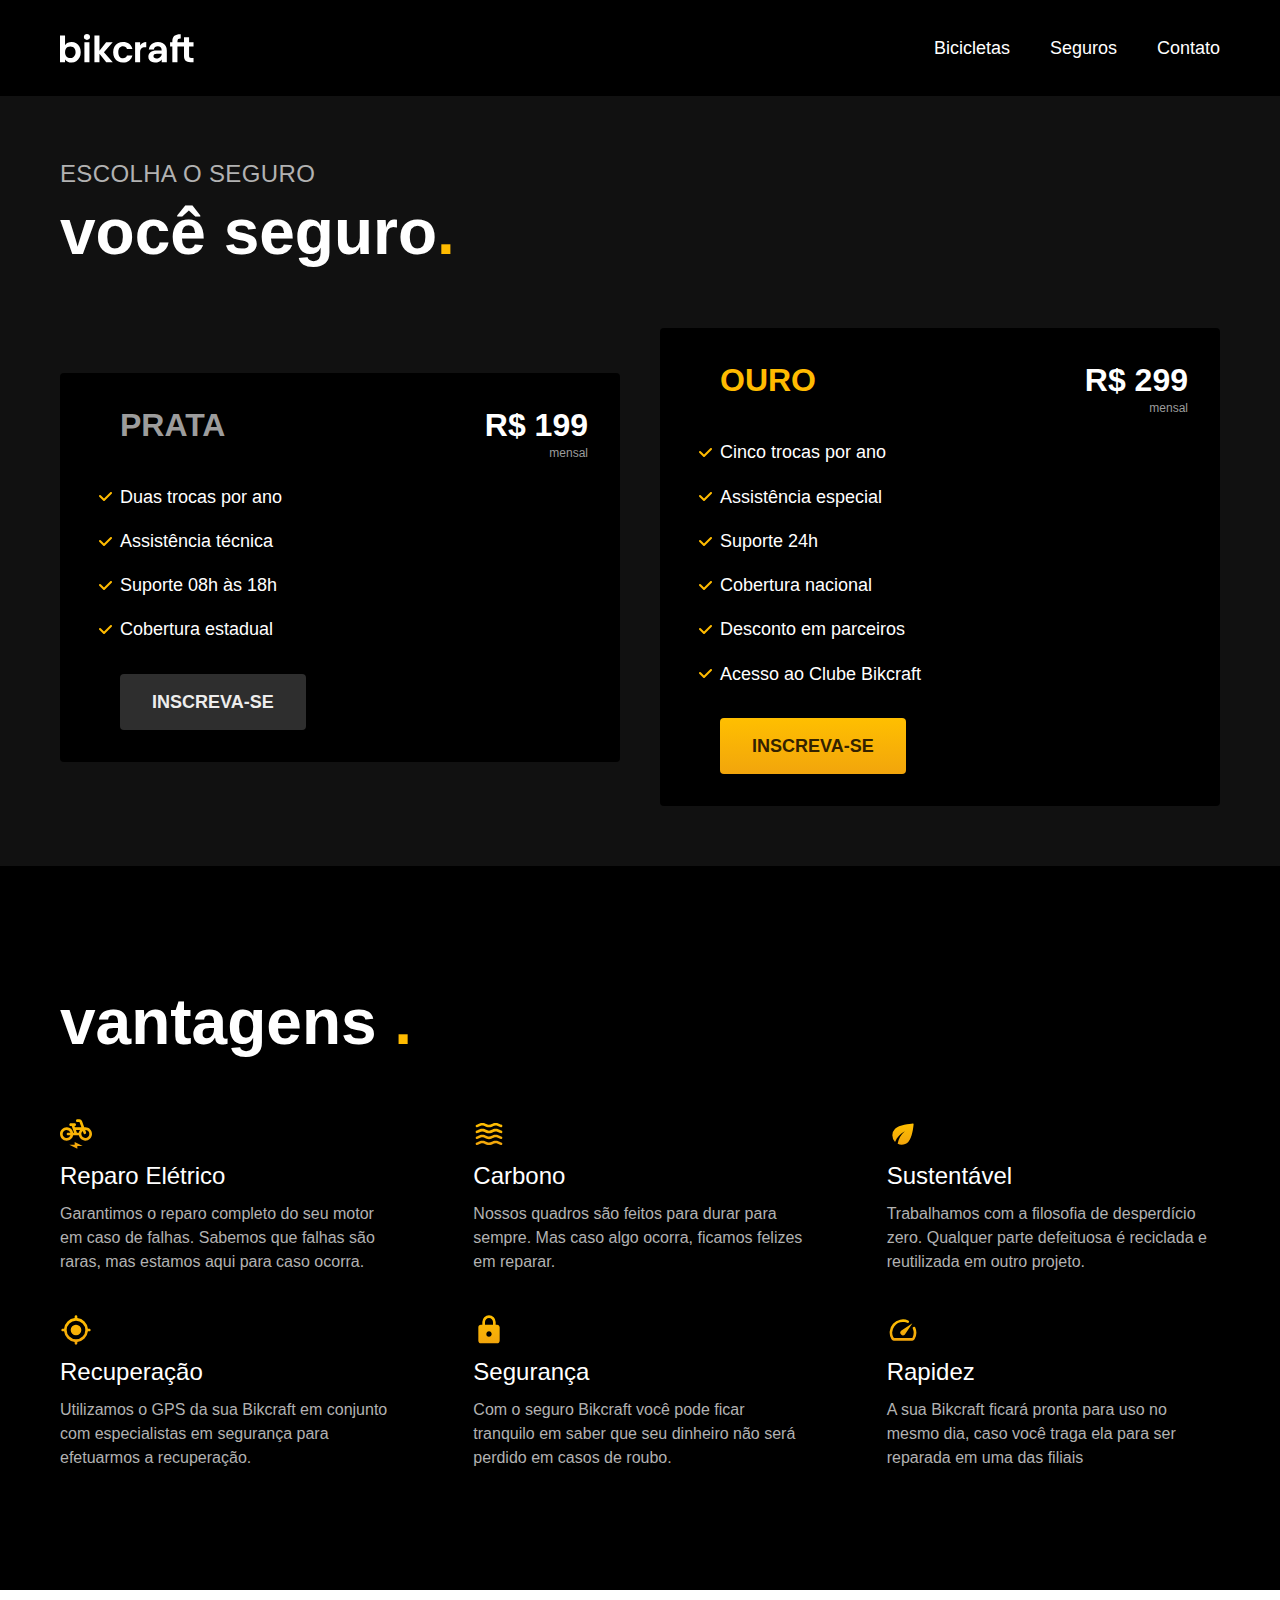
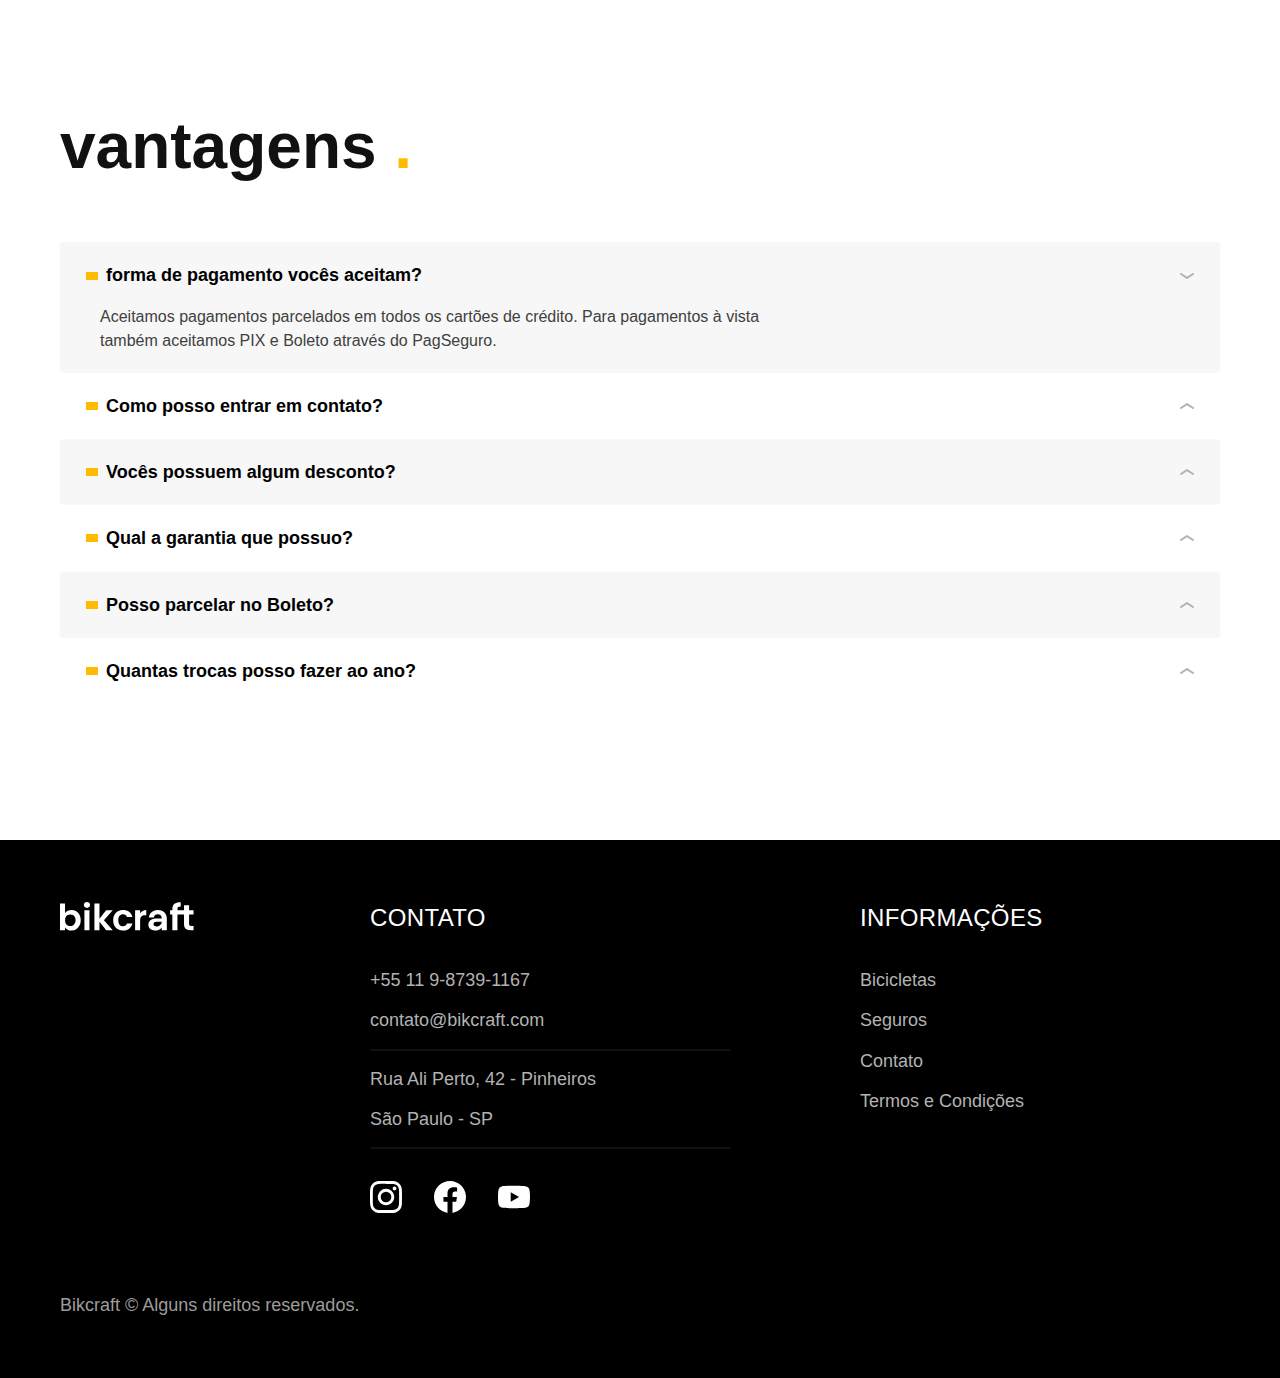
<file: seguros.html>
<!DOCTYPE html>
<html lang="pt-br">

<head>
  <meta charset="UTF-8">
  <meta name="viewport" content="width=device-width, initial-scale=1.0">
  <meta name="description" content="Seguros Bikcraft.">
  <link rel="preload" href="./css/style.css" as="style">
  <link rel="stylesheet" href="./css/style.css">
  <title>Seguros | Bikcraft</title>

  <!-- <link rel="preconnect" href="https://fonts.googleapis.com">
<link rel="preconnect" href="https://fonts.gstatic.com" crossorigin>
<link href="https://fonts.googleapis.com/css2?family=Merriweather:ital,wght@1,900&family=Poppins:wght@400;600&family=Roboto:wght@400;500&display=swap" rel="stylesheet"> -->

</head>

<body id="seguros">
  <header class="header-bg">
    <div class="header container">
      <a href="./">
        <img src="./img/bikcraft.svg" alt="Bikcraft">
      </a>
      <nav aria-label="primaria">
        <ul class="header-menu font-1-m cor-0">
          <li><a href="./bicicletas.html">Bicicletas</a></li>
          <li><a href="./seguros.html">Seguros</a></li>
          <li><a href="./contato.html">Contato</a></li>
        </ul>
      </nav>
    </div>
  </header>



  <main class="seguros-bg">
    <div class="titulo-bg">
      <div class="container titulo">
        <p class="font-2-l-b cor-5">escolha o seguro</p>
        <h1 class="font-1-xxl cor-0">você seguro<span class="cor-p1">.</span></h1>
      </div>
    </div>


    <div class="seguros container">
      <div class="seguros-item fadeInLeft" data-anime="200">
        <h3 class="font-1-xl cor-6">PRATA</h3>
        <span class="font-1-xl cor-0">R$ 199<span class="font-1-xs cor-6">mensal</span></span>
        <ul class="font-2-m cor-0">
          <li>Duas trocas por ano</li>
          <li>Assistência técnica</li>
          <li>Suporte 08h às 18h</li>
          <li>Cobertura estadual</li>
        </ul>
        <a class="botao secundario" href="./orcamento.html?tipo=seguro&produto=prata">Inscreva-se</a>
      </div>
      <div class="seguros-item fadeInRight" data-anime="600">
        <h3 class="font-1-xl cor-p1">OURO</h3>
        <span class="font-1-xl cor-0">R$ 299<span class="font-1-xs cor-6">mensal</span></span>
        <ul class="font-2-m cor-0">
          <li>Cinco trocas por ano</li>
          <li>Assistência especial</li>
          <li>Suporte 24h</li>
          <li>Cobertura nacional</li>
          <li>Desconto em parceiros</li>
          <li>Acesso ao Clube Bikcraft</li>
        </ul>
        <a class="botao" href="./orcamento.html?tipo=seguro&produto=ouro">Inscreva-se</a>
      </div>
    </div>


  </main>


  <article class="vantagens-bg">
    <div class="vantagens container">
      <h2 class="font-1-xxl cor-0">vantagens <span class="cor-p1">.</span></h2>
      <ul>
        <li>
          <img src="./img/icones/eletrica.svg" alt="">
          <h3 class="font-1-l cor-0">Reparo Elétrico</h3>
          <p class="font-2-s cor-5">Garantimos o reparo completo do seu motor em caso de falhas. Sabemos que falhas são raras, mas estamos aqui para caso ocorra.</p>
        </li>
        <li>
          <img src="./img/icones/carbono.svg" alt="">
          <h3 class="font-1-l cor-0">Carbono</h3>
          <p class="font-2-s cor-5">Nossos quadros são feitos para durar para sempre. Mas caso algo ocorra, ficamos felizes em reparar.</p>
        </li>
        <li>
          <img src="./img/icones/sustentavel.svg" alt="">
          <h3 class="font-1-l cor-0">Sustentável</h3>
          <p class="font-2-s cor-5">Trabalhamos com a filosofia de desperdício zero. Qualquer parte defeituosa é reciclada e reutilizada em outro projeto.</p>
        </li>
        <li>
          <img src="./img/icones/rastreador.svg" alt="">
          <h3 class="font-1-l cor-0">Recuperação</h3>
          <p class="font-2-s cor-5">Utilizamos o GPS da sua Bikcraft em conjunto com especialistas em segurança para efetuarmos a recuperação.</p>
        </li>
        <li>
          <img src="./img/icones/seguro.svg" alt="">
          <h3 class="font-1-l cor-0">Segurança</h3>
          <p class="font-2-s cor-5">Com o seguro Bikcraft você pode ficar tranquilo em saber que seu dinheiro não será perdido em casos de roubo.</p>
        </li>
        <li>
          <img src="./img/icones/velocidade.svg" alt="">
          <h3 class="font-1-l cor-0">Rapidez</h3>
          <p class="font-2-s cor-5">A sua Bikcraft ficará pronta para uso no mesmo dia, caso você traga ela para ser reparada em uma das filiais</p>
        </li>
      </ul>
    </div>
  </article>


  <article class="perguntas container">
    <h2 class="font-1-xxl">vantagens <span class="cor-p1">.</span></h2>
    <dl>
      <div>
        <dt><button class="font-1-m-b" aria-controls="pergunta1" aria-expanded="true" >forma de pagamento vocês aceitam?</button></dt>
        <dd id="pergunta1" class="font-2-s cor-9 ativa">Aceitamos pagamentos parcelados em todos os cartões de crédito. Para pagamentos à vista também aceitamos PIX e Boleto através do PagSeguro.</dd>
      </div>
      <div>
        <dt><button class="font-1-m-b" aria-controls="pergunta2" aria-expanded="false" >Como posso entrar em contato?</button></dt>
        <dd id="pergunta2" class="font-2-s cor-9">Aceitamos pagamentos parcelados em todos os cartões de crédito. Para pagamentos à vista também aceitamos PIX e Boleto através do PagSeguro.</dd>
      </div>
      <div>
        <dt><button class="font-1-m-b" aria-controls="pergunta3" aria-expanded="false" >Vocês possuem algum desconto?</button></dt>
        <dd id="pergunta3" class="font-2-s cor-9">Aceitamos pagamentos parcelados em todos os cartões de crédito. Para pagamentos à vista também aceitamos PIX e Boleto através do PagSeguro.</dd>
      </div>
      <div>
        <dt><button class="font-1-m-b" aria-controls="pergunta4" aria-expanded="false" >Qual a garantia que possuo?</button></dt>
        <dd id="pergunta4" class="font-2-s cor-9">Aceitamos pagamentos parcelados em todos os cartões de crédito. Para pagamentos à vista também aceitamos PIX e Boleto através do PagSeguro.</dd>
      </div>
      <div>
        <dt><button class="font-1-m-b" aria-controls="pergunta5" aria-expanded="false" >Posso parcelar no Boleto?</button></dt>
        <dd id="pergunta5" class="font-2-s cor-9">Aceitamos pagamentos parcelados em todos os cartões de crédito. Para pagamentos à vista também aceitamos PIX e Boleto através do PagSeguro.</dd>
      </div>
      <div>
        <dt><button class="font-1-m-b" aria-controls="pergunta6" aria-expanded="false" >Quantas trocas posso fazer ao ano?</button></dt>
        <dd id="pergunta6" class="font-2-s cor-9">Aceitamos pagamentos parcelados em todos os cartões de crédito. Para pagamentos à vista também aceitamos PIX e Boleto através do PagSeguro.</dd>
      </div>
    </dl>


  </article>




  <footer class="footer-bg">
    <div class="footer container">
      <img src="./img/bikcraft.svg" alt="Bikcraft">
      <div class="footer-contato">
        <h3 class="font-2-l-b cor-0">contato</h3>
        <ul class="font-2-m cor-5">
          <li><a href="tel:+5511987391167">+55 11 9-8739-1167</a></li>
          <li><a href="mailto:contato@bikcraft.com">contato@bikcraft.com</a></li>
          <a href="https://g.page/bikego?share">
            <li>Rua Ali Perto, 42 - Pinheiros</li>
            <li>São Paulo - SP</li>
          </a>
        </ul>
        <div class="footer-redes">
          <a href="./">
            <img src="./img/redes/instagram.svg" alt="Instagram">
          </a>
          <a href="./">
            <img src="./img/redes/facebook.svg" alt="Facebook">
          </a>
          <a href="./">
            <img src="./img/redes/youtube.svg" alt="Youtube">
          </a>
        </div>
      </div>
      <div class="footer-informações">
        <h3 class="font-2-l-b cor-0">Informações</h3>
        <nav>
          <ul class="font-1-m cor-5">
            <li><a href="./bicicletas.html">Bicicletas</a></li>
            <li><a href="./seguros.html">Seguros</a></li>
            <li><a href="./contato.html">Contato</a></li>
            <li><a href="./termos.html">Termos e Condições</a></li>
          </ul>
        </nav>
      </div>
      <p class="footer-copy font-2-m cor-6">Bikcraft © Alguns direitos reservados.</p>
    </div>
  </footer>
  <script src="./js/Plugins/simple-anime.js"></script>
  <script src="./js/script.js"></script>
</body>

</html>
</file>
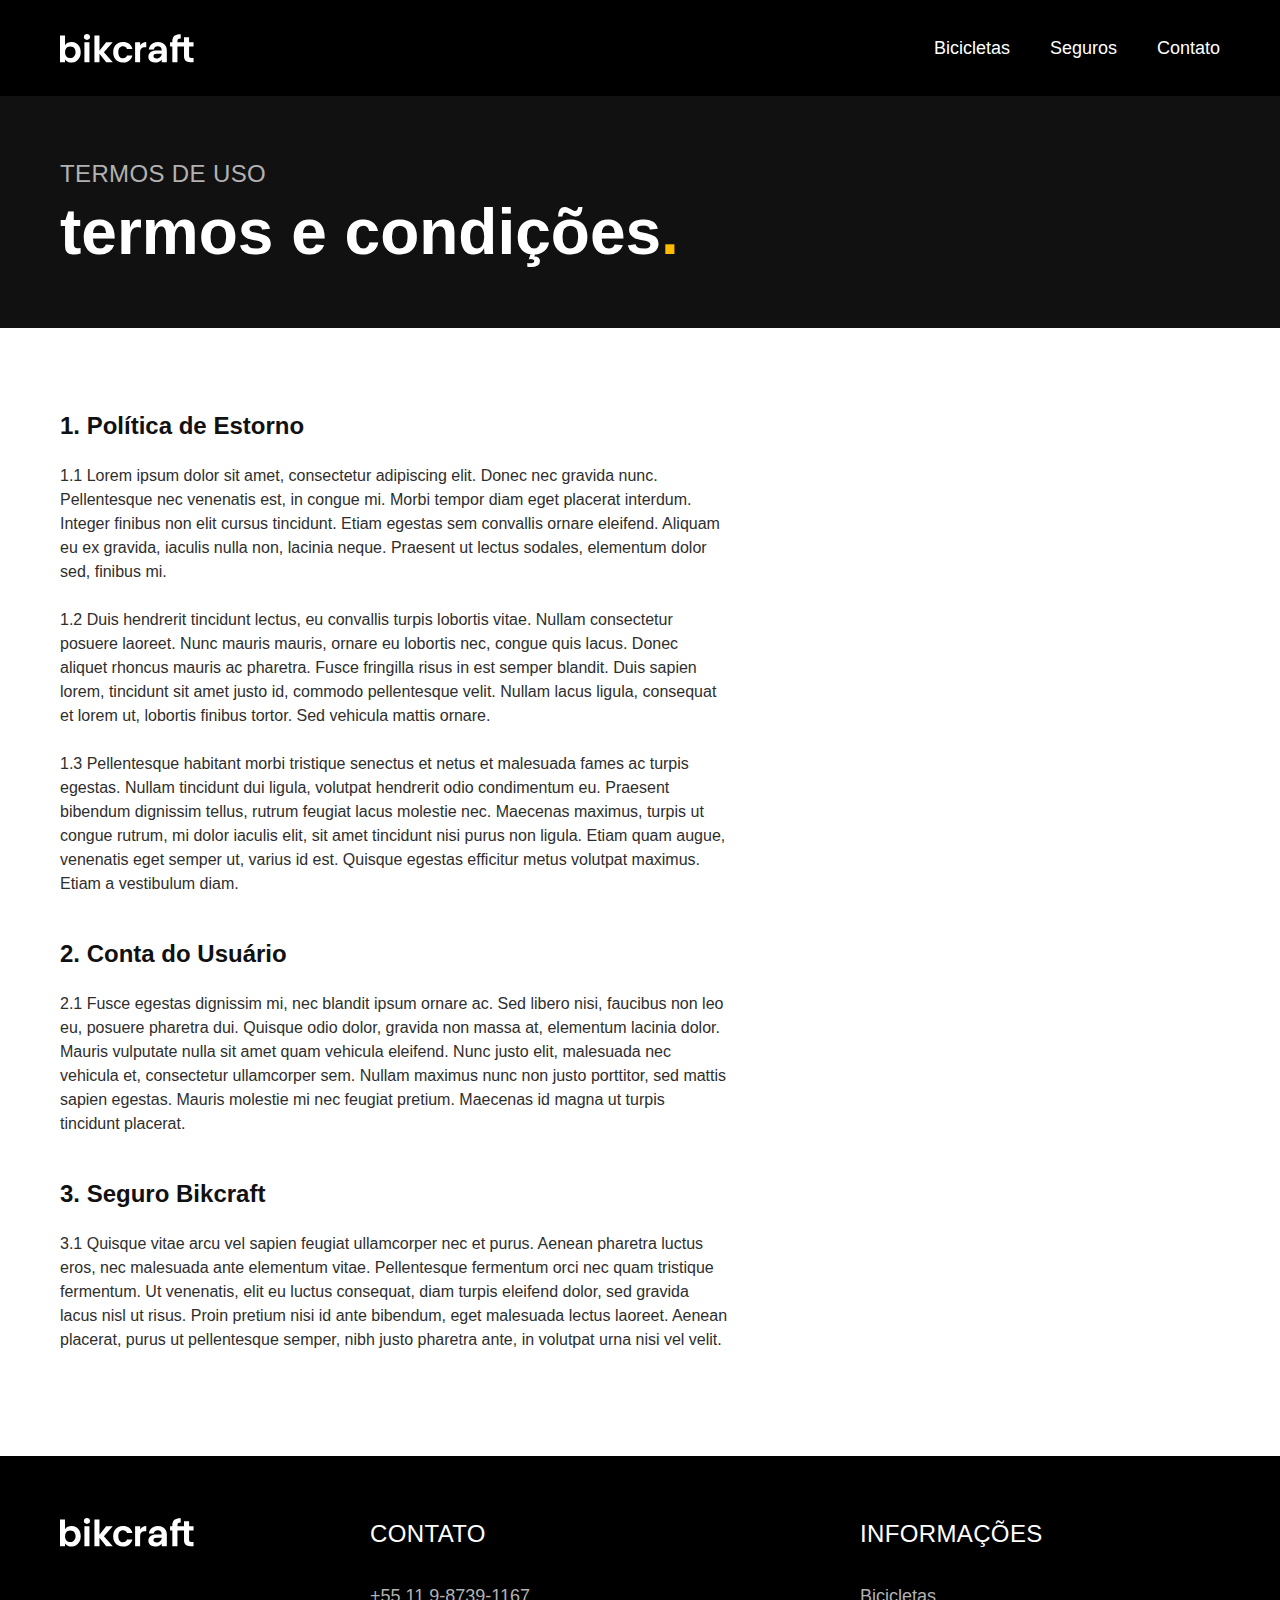
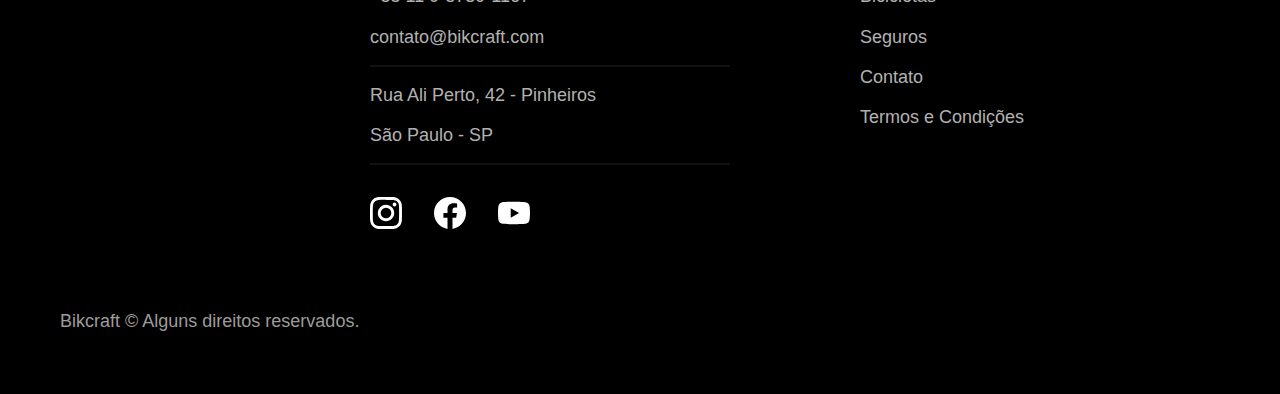
<file: termos.html>
<!DOCTYPE html>
<html lang="pt-br">

<head>
  <meta charset="UTF-8">
  <meta name="viewport" content="width=device-width, initial-scale=1.0">
  <meta name="description" content="Termos e Condições Bikcraft.">
  <link rel="preload" href="./css/style.css" as="style">
  <link rel="stylesheet" href="./css/style.css">
  <title>Termos e Condições | Bikcraft</title>

  <!-- <link rel="preconnect" href="https://fonts.googleapis.com">
<link rel="preconnect" href="https://fonts.gstatic.com" crossorigin>
<link href="https://fonts.googleapis.com/css2?family=Merriweather:ital,wght@1,900&family=Poppins:wght@400;600&family=Roboto:wght@400;500&display=swap" rel="stylesheet"> -->

</head>

<body id="termos">
  <header class="header-bg">
    <div class="header container">
      <a href="./">
        <img src="./img/bikcraft.svg" alt="Bikcraft">
      </a>
      <nav aria-label="primaria">
        <ul class="header-menu font-1-m cor-0">
          <li><a href="./bicicletas.html">Bicicletas</a></li>
          <li><a href="./seguros.html">Seguros</a></li>
          <li><a href="./contato.html">Contato</a></li>
        </ul>
      </nav>
    </div>
  </header>



  <main>
    <div class="titulo-bg">
      <div class="container titulo">
        <p class="font-2-l-b cor-5">Termos de uso</p>
        <h1 class="font-1-xxl cor-0">termos e condições<span class="cor-p1">.</span></h1>
      </div>
    </div>
    <div class="termos container font-2-s cor-10">
      <h2 class="font-1-l cor-11">1. Política de Estorno</h2>
      <p>1.1 Lorem ipsum dolor sit amet, consectetur adipiscing elit. Donec nec gravida nunc. Pellentesque nec venenatis est, in congue mi. Morbi tempor diam eget placerat interdum. Integer finibus non elit cursus tincidunt. Etiam egestas sem convallis ornare eleifend. Aliquam eu ex gravida, iaculis nulla non, lacinia neque. Praesent ut lectus sodales, elementum dolor sed, finibus mi.</p>
      <p>1.2 Duis hendrerit tincidunt lectus, eu convallis turpis lobortis vitae. Nullam consectetur posuere laoreet. Nunc mauris mauris, ornare eu lobortis nec, congue quis lacus. Donec aliquet rhoncus mauris ac pharetra. Fusce fringilla risus in est semper blandit. Duis sapien lorem, tincidunt sit amet justo id, commodo pellentesque velit. Nullam lacus ligula, consequat et lorem ut, lobortis finibus tortor. Sed vehicula mattis ornare.</p>
      <p>1.3 Pellentesque habitant morbi tristique senectus et netus et malesuada fames ac turpis egestas. Nullam tincidunt dui ligula, volutpat hendrerit odio condimentum eu. Praesent bibendum dignissim tellus, rutrum feugiat lacus molestie nec. Maecenas maximus, turpis ut congue rutrum, mi dolor iaculis elit, sit amet tincidunt nisi purus non ligula. Etiam quam augue, venenatis eget semper ut, varius id est. Quisque egestas efficitur metus volutpat maximus. Etiam a vestibulum diam.</p>

      <h2 class="font-1-l cor-11">2. Conta do Usuário</h2>
      <p>2.1 Fusce egestas dignissim mi, nec blandit ipsum ornare ac. Sed libero nisi, faucibus non leo eu, posuere pharetra dui. Quisque odio dolor, gravida non massa at, elementum lacinia dolor. Mauris vulputate nulla sit amet quam vehicula eleifend. Nunc justo elit, malesuada nec vehicula et, consectetur ullamcorper sem. Nullam maximus nunc non justo porttitor, sed mattis sapien egestas. Mauris molestie mi nec feugiat pretium. Maecenas id magna ut turpis tincidunt placerat.</p>
      <h2 class="font-1-l cor-11">3. Seguro Bikcraft</h2>
      <p>3.1 Quisque vitae arcu vel sapien feugiat ullamcorper nec et purus. Aenean pharetra luctus eros, nec malesuada ante elementum vitae. Pellentesque fermentum orci nec quam tristique fermentum. Ut venenatis, elit eu luctus consequat, diam turpis eleifend dolor, sed gravida lacus nisl ut risus. Proin pretium nisi id ante bibendum, eget malesuada lectus laoreet. Aenean placerat, purus ut pellentesque semper, nibh justo pharetra ante, in volutpat urna nisi vel velit.</p>

    </div>
  </main>



  <footer class="footer-bg">
    <div class="footer container">
      <img src="./img/bikcraft.svg" alt="Bikcraft">
      <div class="footer-contato">
        <h3 class="font-2-l-b cor-0">contato</h3>
        <ul class="font-2-m cor-5">
          <li><a href="tel:+5511987391167">+55 11 9-8739-1167</a></li>
          <li><a href="mailto:contato@bikcraft.com">contato@bikcraft.com</a></li>
          <a href="https://g.page/bikego?share">
            <li>Rua Ali Perto, 42 - Pinheiros</li>
            <li>São Paulo - SP</li>
          </a>
        </ul>
        <div class="footer-redes">
          <a href="./">
            <img src="./img/redes/instagram.svg" alt="Instagram">
          </a>
          <a href="./">
            <img src="./img/redes/facebook.svg" alt="Facebook">
          </a>
          <a href="./">
            <img src="./img/redes/youtube.svg" alt="Youtube">
          </a>
        </div>
      </div>
      <div class="footer-informações">
        <h3 class="font-2-l-b cor-0">Informações</h3>
        <nav>
          <ul class="font-1-m cor-5">
            <li><a href="./bicicletas.html">Bicicletas</a></li>
            <li><a href="./seguros.html">Seguros</a></li>
            <li><a href="./contato.html">Contato</a></li>
            <li><a href="./termos.html">Termos e Condições</a></li>
          </ul>
        </nav>
      </div>
      <p class="footer-copy font-2-m cor-6">Bikcraft © Alguns direitos reservados.</p>
    </div>
  </footer>
</body>

</html>
</file>
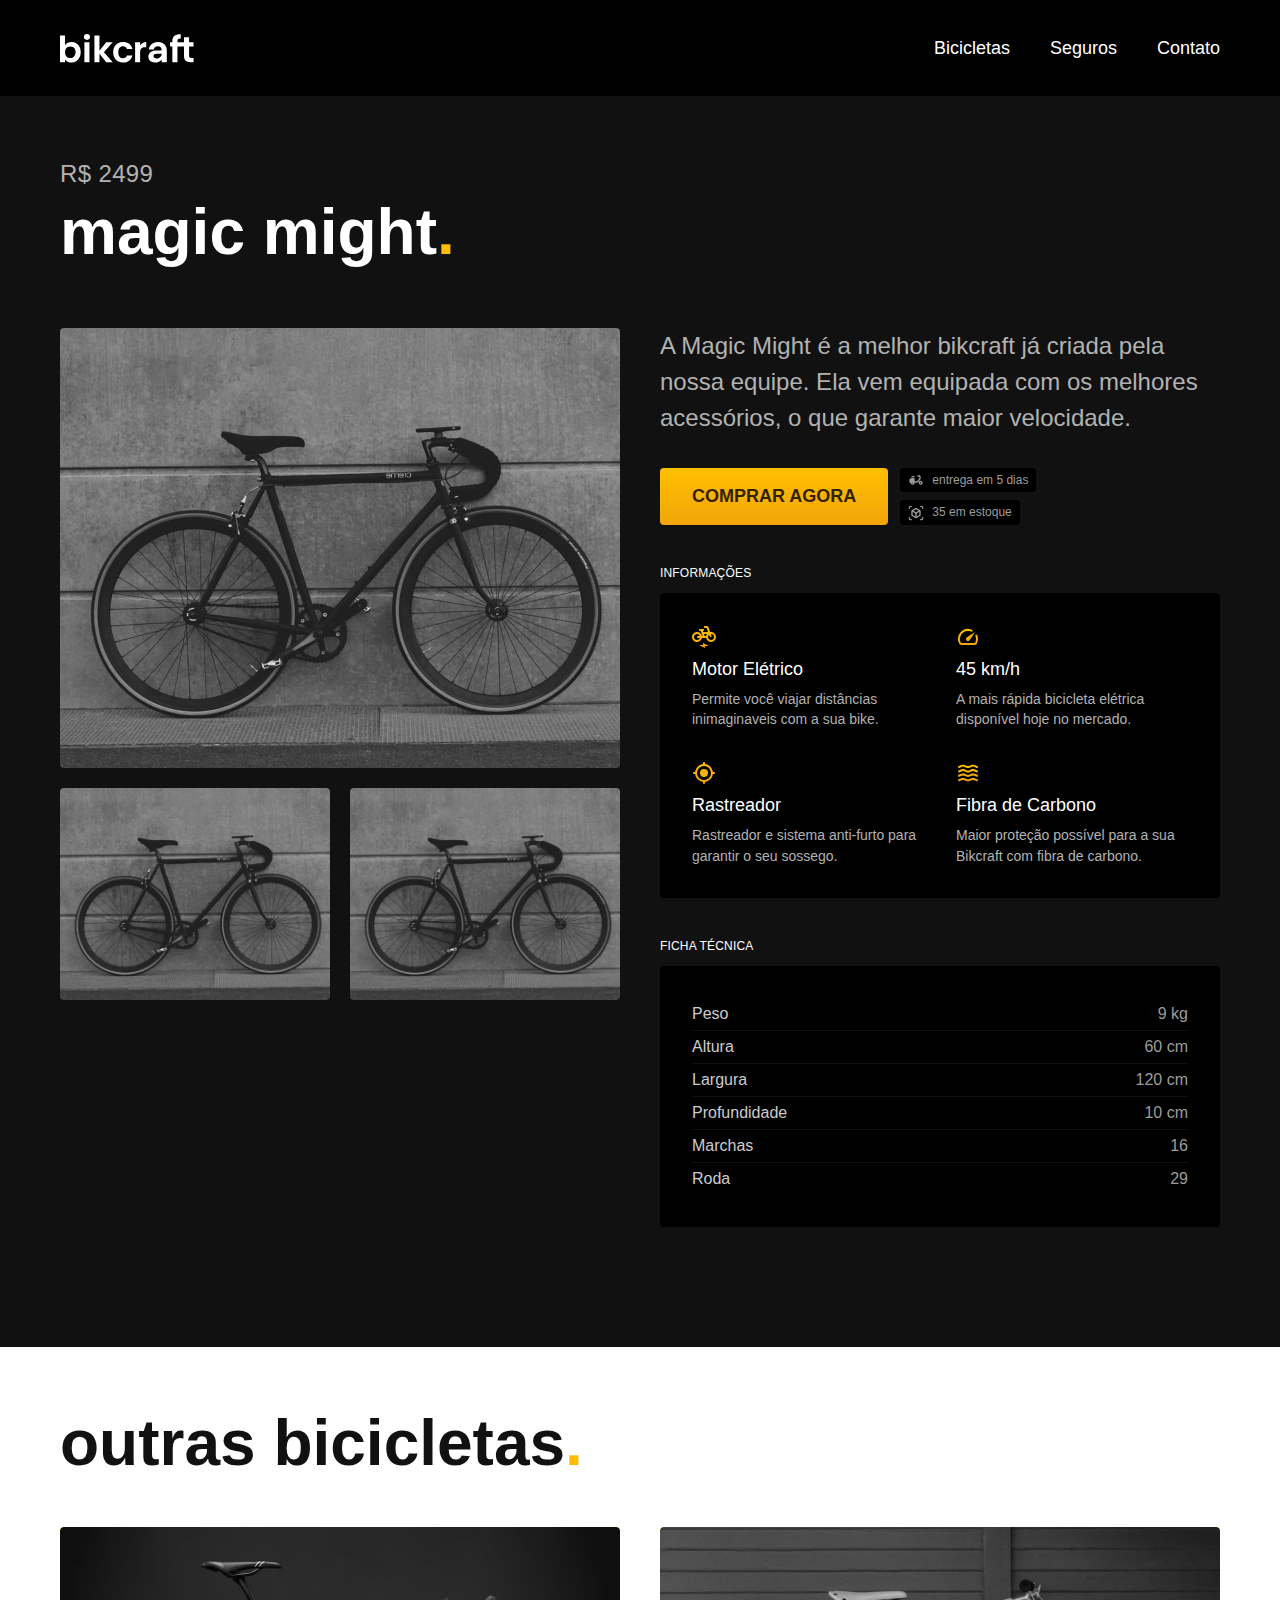
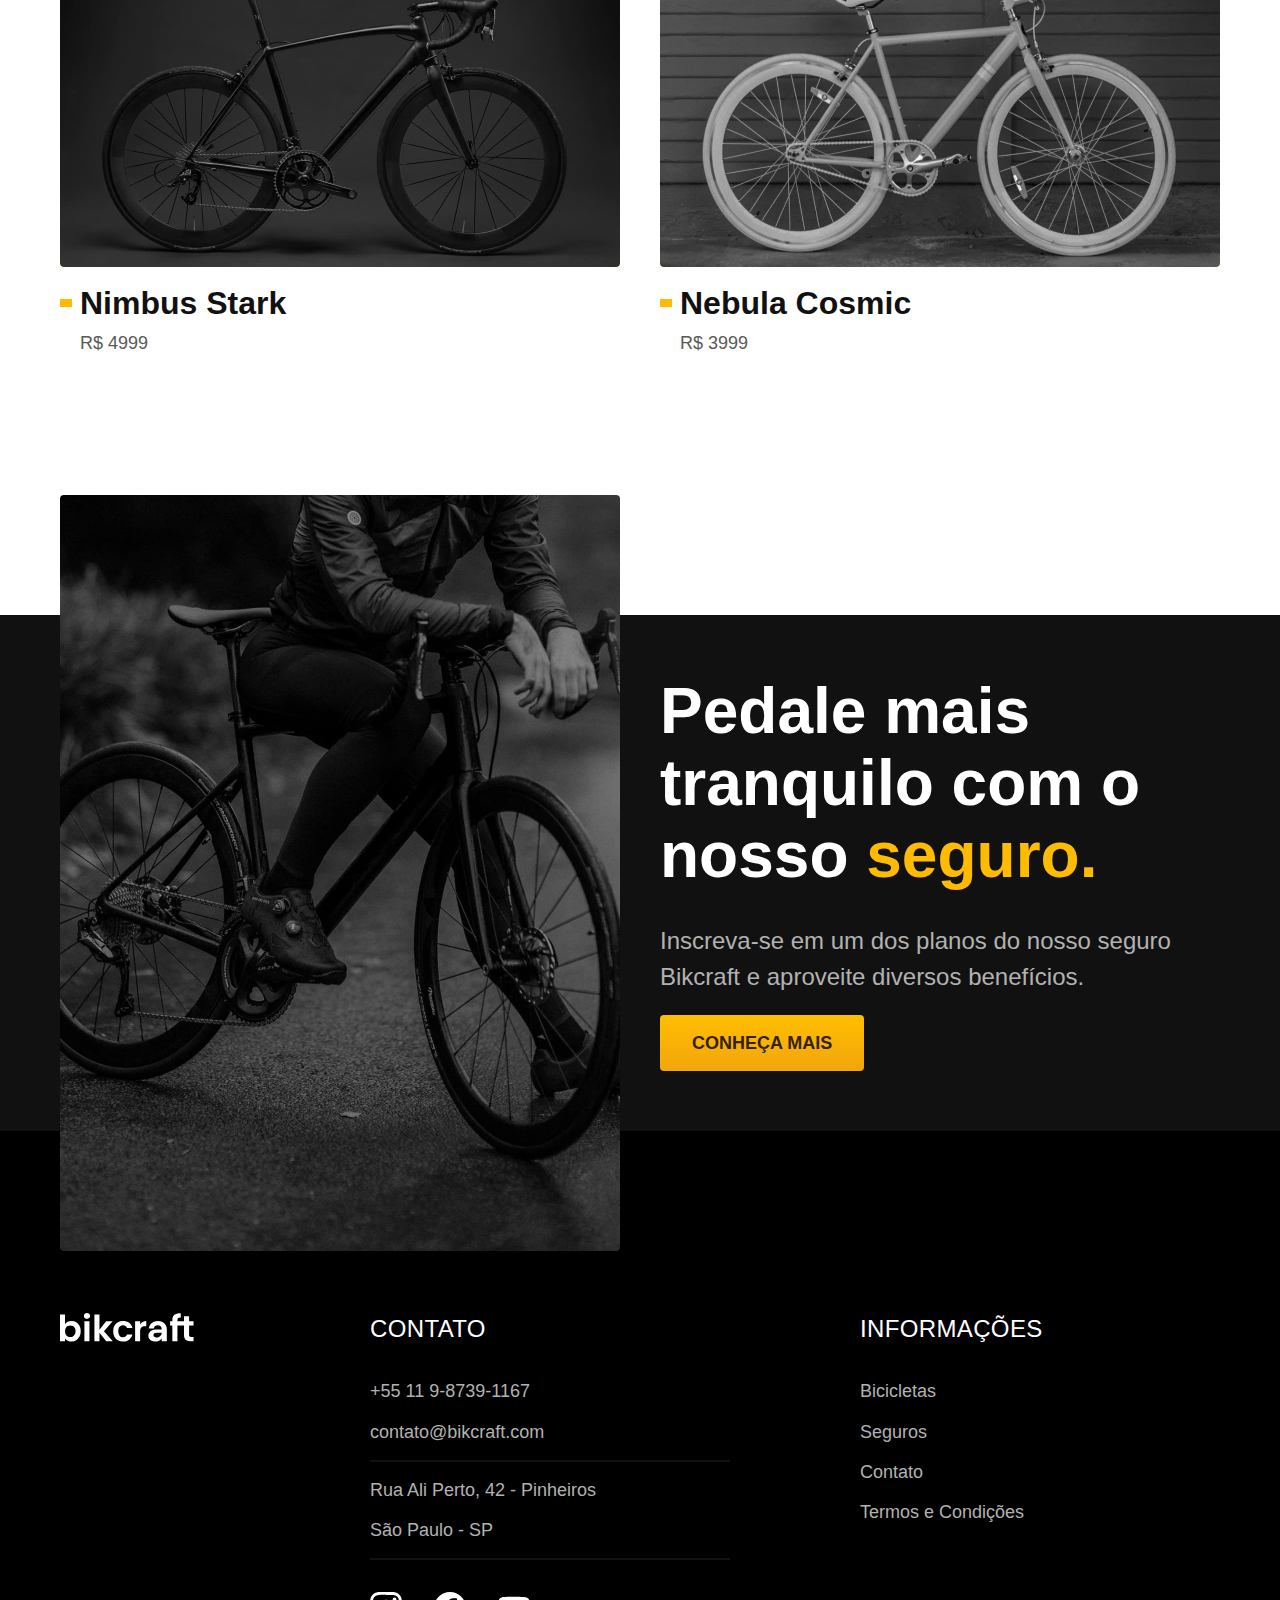
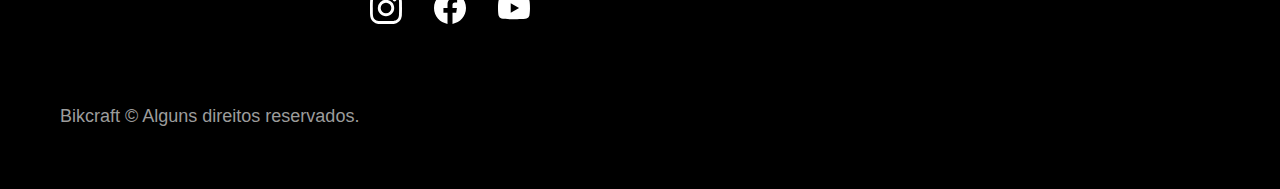
<file: bicicletas/magic.html>
<!DOCTYPE html>
<html lang="pt-br">

<head>
  <meta charset="UTF-8">
  <meta name="viewport" content="width=device-width, initial-scale=1.0">
  <meta name="description" content="Magic Might Bikcraft.">
  <link rel="preload" href="../css/style.css" as="style">
  <link rel="stylesheet" href="../css/style.css">
  <title>Magic Might | Bikcraft</title>

  <!-- <link rel="preconnect" href="https://fonts.googleapis.com">
<link rel="preconnect" href="https://fonts.gstatic.com" crossorigin>
<link href="https://fonts.googleapis.com/css2?family=Merriweather:ital,wght@1,900&family=Poppins:wght@400;600&family=Roboto:wght@400;500&display=swap" rel="stylesheet"> -->

</head>

<body id="bicicleta">
  <header class="header-bg">
    <div class="header container">
      <a href="../">
        <img src="../img/bikcraft.svg" alt="Bikcraft">
      </a>
      <nav aria-label="primaria">
        <ul class="header-menu font-1-m cor-0">
          <li><a href="../bicicletas.html">Bicicletas</a></li>
          <li><a href="../seguros.html">Seguros</a></li>
          <li><a href="../contato.html">Contato</a></li>
        </ul>
      </nav>
    </div>
  </header>



  <main class="titulo-bg">

    <div class="container titulo">
      <p class="font-2-l-b cor-5">R$ 2499</p>
      <h1 class="font-1-xxl cor-0">magic might<span class="cor-p1">.</span></h1>
    </div>

    <div class="bicicleta container">
      <div class="bicicleta-imagens">
        <img src="../img/bicicleta/nimbus2.jpg" alt="Bicicleta preta">
        <img src="../img/bicicleta/nimbus2.jpg" alt="Bicicleta preta">
        <img src="../img/bicicleta/nimbus2.jpg" alt="Bicicleta preta">
      </div>
      <div class="bicicleta-conteudo">
        <p class="font-2-l cor-5">A Magic Might é a melhor bikcraft já criada pela nossa equipe. Ela vem equipada com os melhores acessórios, o que garante maior velocidade.</p>
        <div class="bicicleta-comprar">
          <a class="botao" href="../orcamento.html">Comprar Agora</a>
          <span class="font-1-xs cor-6"><img src="../img/icones/entrega.svg" alt="">entrega em 5 dias</span>
          <span class="font-1-xs cor-6"><img src="../img/icones/estoque.svg" alt="">35 em estoque</span>
        </div>

        <h2 class="font-1-xs cor-0">Informações</h2>
        <ul class="bicicleta-informacoes">
          <li>
            <img src="../img/icones/eletrica.svg" alt="">
            <h3 class="font-1-m cor-0">Motor Elétrico</h3>
            <p class="font-2-xs cor-5">Permite você viajar distâncias inimaginaveis com a sua bike.</p>
          </li>
          <li>
            <img src="../img/icones/velocidade.svg" alt="">
            <h3 class="font-1-m cor-0">45 km/h</h3>
            <p class="font-2-xs cor-5">A mais rápida bicicleta elétrica disponível hoje no mercado.</p>
          </li>
          <li>
            <img src="../img/icones/rastreador.svg" alt="">
            <h3 class="font-1-m cor-0">Rastreador</h3>
            <p class="font-2-xs cor-5">Rastreador e sistema anti-furto para garantir o seu sossego.</p>
          </li>
          <li>
            <img src="../img/icones/carbono.svg" alt="">
            <h3 class="font-1-m cor-0">Fibra de Carbono</h3>
            <p class="font-2-xs cor-5">Maior proteção possível para a sua Bikcraft com fibra de carbono.</p>
          </li>
        </ul>
        <h2 class="font-1-xs cor-0">Ficha Técnica</h2>
        <ul class="bicicleta-ficha font-2-s cor-4">
          <li>Peso<span>9 kg</span></li>
          <li>Altura<span>60 cm</span></li>
          <li>Largura<span>120 cm</span></li>
          <li>Profundidade<span>10 cm</span></li>
          <li>Marchas<span> 16</span></li>
          <li>Roda<span>29</span></li>
        </ul>
      </div>
    </div>
  </main>

  <article class="bicicletas-lista container">
    <h2 class="font-1-xxl">outras bicicletas<span class="cor-p1">.</span></h2>

    <ul>
      <li>
        <a href="../bicicletas/nimbus.html">
          <div>
            <img src="../img/bicicletas/nimbus.jpg" alt="Bicicleta preta">
          </div>
          <h3 class="font-1-xl">Nimbus Stark</h3>
          <span class="font-2-m cor-8">R$ 4999</span>
        </a>
      </li>
      <li>
        <a href="./nebula.html">
          <div>
            <img src="../img/bicicletas/nebula.jpg" alt="Bicicleta preta">
          </div>
          <h3 class="font-1-xl">Nebula Cosmic</h3>
          <span class="font-2-m cor-8">R$ 3999</span>
        </a>
      </li>
    </ul>

  </article>

  <article class="seguro-bg">
    <div class="seguro container">
      <div class="seguro-imagem">
        <img src="../img/fotos/seguros.jpg" alt="pessoa parada em cima de uma bicicleta">
      </div>
      <div class="seguro-conteudo">
        <h2 class="font-1-xxl cor-0">Pedale mais tranquilo com o nosso <span class="cor-p1">seguro.</span></h2>
        <p class="font-2-l cor-5">Inscreva-se em um dos planos do nosso seguro Bikcraft e aproveite diversos benefícios.</p>
        <a class="botao" href="../seguros.html">Conheça Mais</a>
      </div>
    </div>
  </article>

  <footer class="footer-bg">
    <div class="footer container">
      <img src="../img/bikcraft.svg" alt="Bikcraft">
      <div class="footer-contato">
        <h3 class="font-2-l-b cor-0">contato</h3>
        <ul class="font-2-m cor-5">
          <li><a href="tel:+5511987391167">+55 11 9-8739-1167</a></li>
          <li><a href="mailto:contato@bikcraft.com">contato@bikcraft.com</a></li>
          <a href="https://g.page/bikego?share">
            <li>Rua Ali Perto, 42 - Pinheiros</li>
            <li>São Paulo - SP</li>
          </a>
        </ul>
        <div class="footer-redes">
          <a href="../">
            <img src="../img/redes/instagram.svg" alt="Instagram">
          </a>
          <a href="../">
            <img src="../img/redes/facebook.svg" alt="Facebook">
          </a>
          <a href="../">
            <img src="../img/redes/youtube.svg" alt="Youtube">
          </a>
        </div>
      </div>
      <div class="footer-informações">
        <h3 class="font-2-l-b cor-0">Informações</h3>
        <nav>
          <ul class="font-1-m cor-5">
            <li><a href="../bicicletas.html">Bicicletas</a></li>
            <li><a href="../seguros.html">Seguros</a></li>
            <li><a href="../contato.html">Contato</a></li>
            <li><a href="../termos.html">Termos e Condições</a></li>
          </ul>
        </nav>
      </div>
      <p class="footer-copy font-2-m cor-6">Bikcraft © Alguns direitos reservados.</p>
    </div>
  </footer>
</body>

</html>
</file>
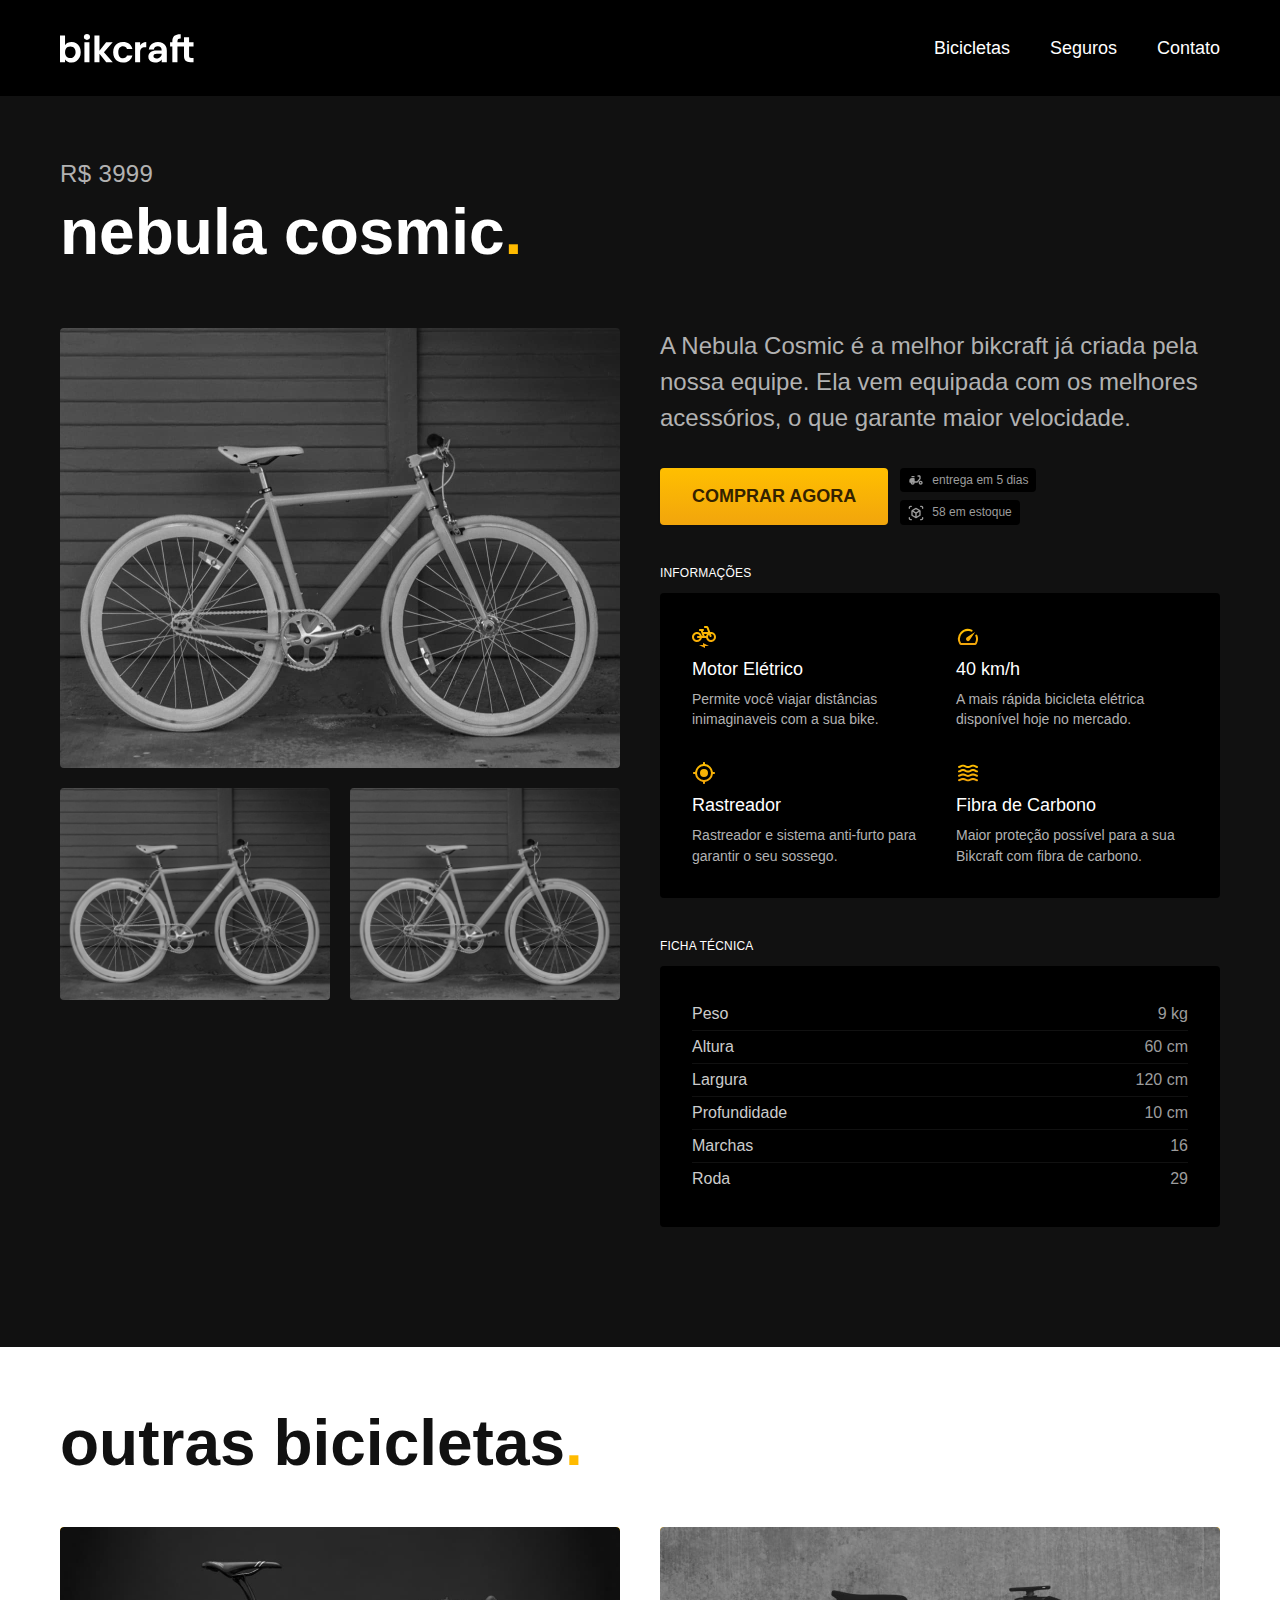
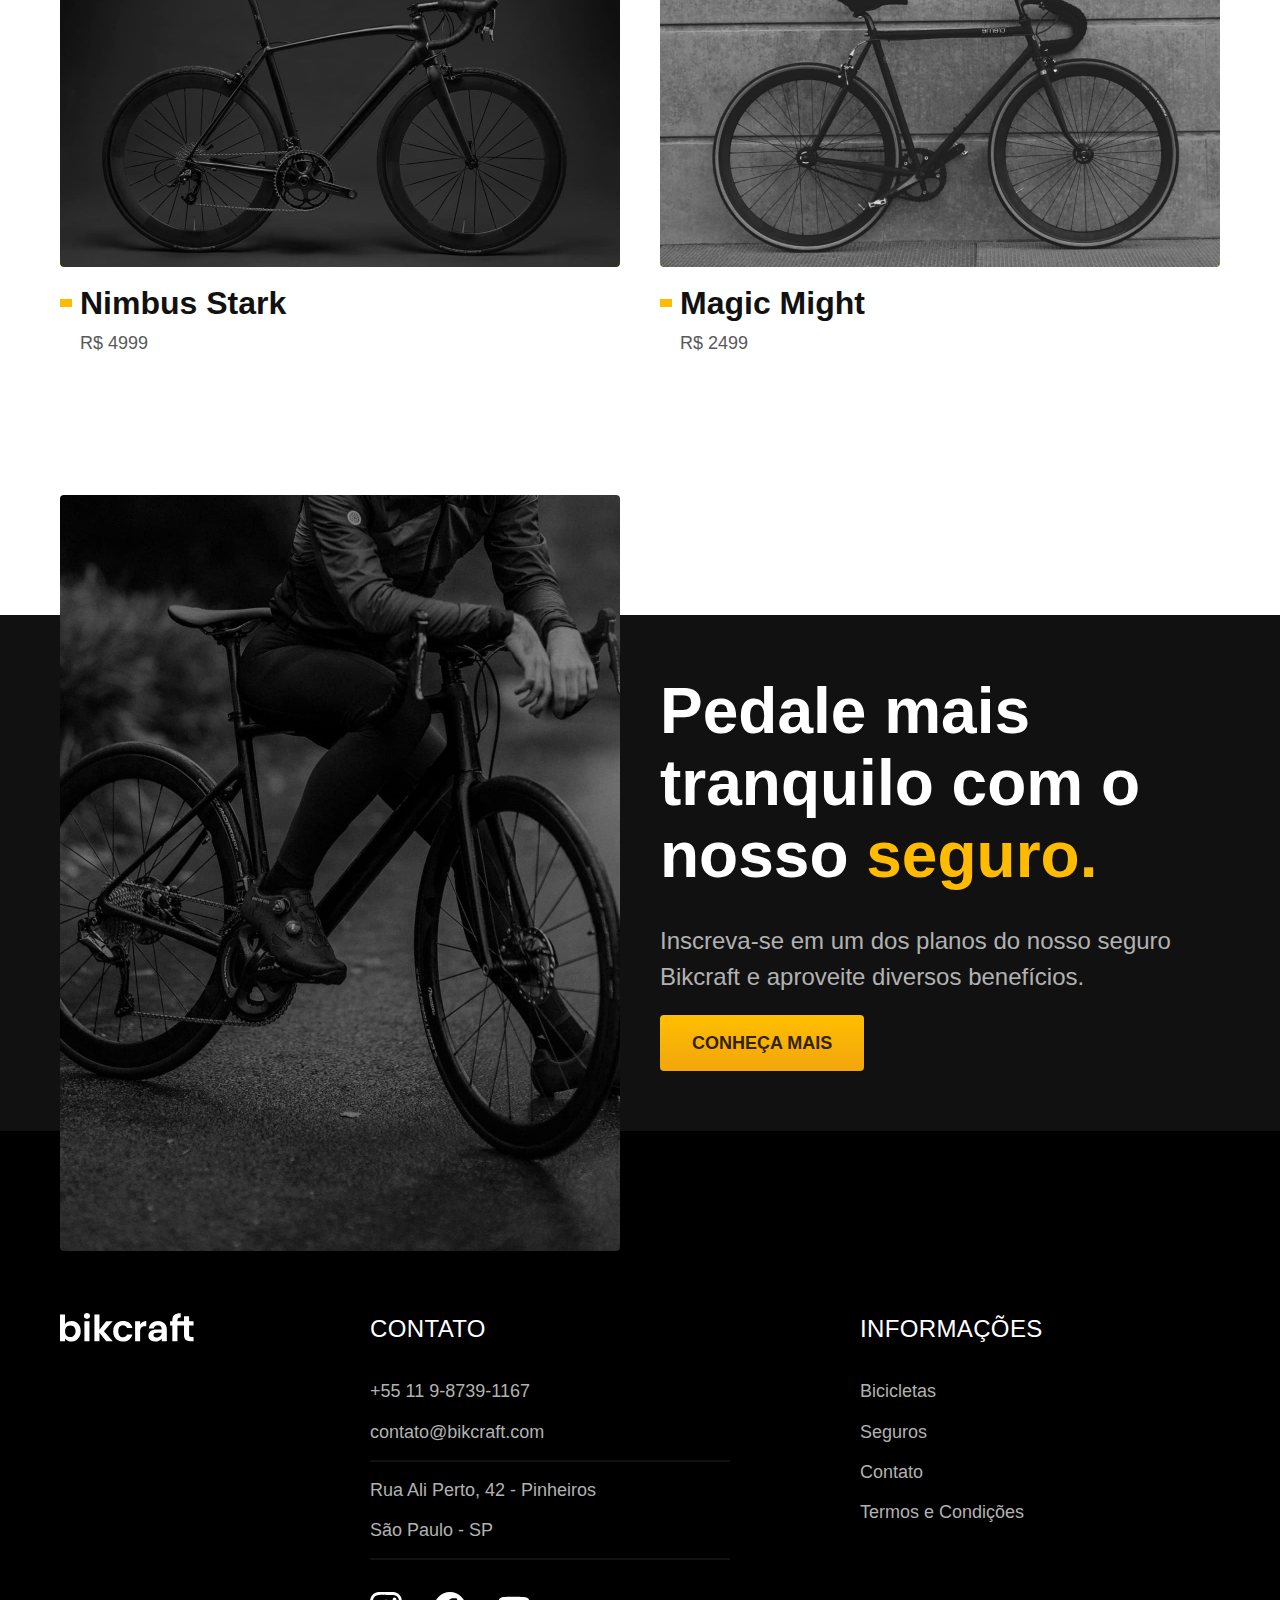
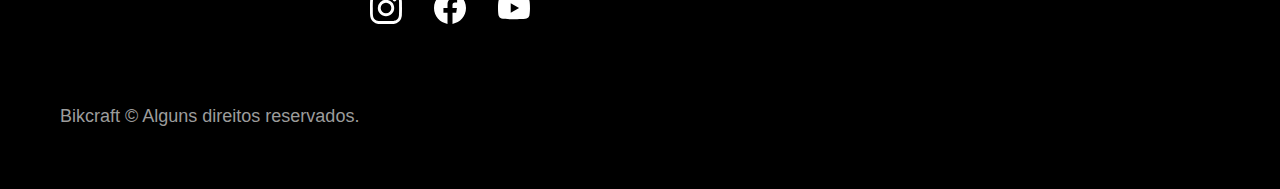
<file: bicicletas/nebula.html>
<!DOCTYPE html>
<html lang="pt-br">

<head>
  <meta charset="UTF-8">
  <meta name="viewport" content="width=device-width, initial-scale=1.0">
  <meta name="description" content="Nebula Cosmic Bikcraft.">
  <link rel="preload" href="../css/style.css" as="style">
  <link rel="stylesheet" href="../css/style.css">
  <title>Nebula Cosmic | Bikcraft</title>

  <!-- <link rel="preconnect" href="https://fonts.googleapis.com">
<link rel="preconnect" href="https://fonts.gstatic.com" crossorigin>
<link href="https://fonts.googleapis.com/css2?family=Merriweather:ital,wght@1,900&family=Poppins:wght@400;600&family=Roboto:wght@400;500&display=swap" rel="stylesheet"> -->

</head>

<body id="bicicleta">
  <header class="header-bg">
    <div class="header container">
      <a href="../">
        <img src="../img/bikcraft.svg" alt="Bikcraft">
      </a>
      <nav aria-label="primaria">
        <ul class="header-menu font-1-m cor-0">
          <li><a href="../bicicletas.html">Bicicletas</a></li>
          <li><a href="../seguros.html">Seguros</a></li>
          <li><a href="../contato.html">Contato</a></li>
        </ul>
      </nav>
    </div>
  </header>



  <main class="titulo-bg">

    <div class="container titulo">
      <p class="font-2-l-b cor-5">R$ 3999</p>
      <h1 class="font-1-xxl cor-0">nebula cosmic<span class="cor-p1">.</span></h1>
    </div>

    <div class="bicicleta container">
      <div class="bicicleta-imagens">
        <img src="../img/bicicleta/nimbus3.jpg" alt="Bicicleta preta">
        <img src="../img/bicicleta/nimbus3.jpg" alt="Bicicleta preta">
        <img src="../img/bicicleta/nimbus3.jpg" alt="Bicicleta preta">
      </div>
      <div class="bicicleta-conteudo">
        <p class="font-2-l cor-5">A Nebula Cosmic é a melhor bikcraft já criada pela nossa equipe. Ela vem equipada com os melhores acessórios, o que garante maior velocidade.</p>
        <div class="bicicleta-comprar">
          <a class="botao" href="../orcamento.html">Comprar Agora</a>
          <span class="font-1-xs cor-6"><img src="../img/icones/entrega.svg" alt="">entrega em 5 dias</span>
          <span class="font-1-xs cor-6"><img src="../img/icones/estoque.svg" alt="">58 em estoque</span>
        </div>

        <h2 class="font-1-xs cor-0">Informações</h2>
        <ul class="bicicleta-informacoes">
          <li>
            <img src="../img/icones/eletrica.svg" alt="">
            <h3 class="font-1-m cor-0">Motor Elétrico</h3>
            <p class="font-2-xs cor-5">Permite você viajar distâncias inimaginaveis com a sua bike.</p>
          </li>
          <li>
            <img src="../img/icones/velocidade.svg" alt="">
            <h3 class="font-1-m cor-0">40 km/h</h3>
            <p class="font-2-xs cor-5">A mais rápida bicicleta elétrica disponível hoje no mercado.</p>
          </li>
          <li>
            <img src="../img/icones/rastreador.svg" alt="">
            <h3 class="font-1-m cor-0">Rastreador</h3>
            <p class="font-2-xs cor-5">Rastreador e sistema anti-furto para garantir o seu sossego.</p>
          </li>
          <li>
            <img src="../img/icones/carbono.svg" alt="">
            <h3 class="font-1-m cor-0">Fibra de Carbono</h3>
            <p class="font-2-xs cor-5">Maior proteção possível para a sua Bikcraft com fibra de carbono.</p>
          </li>
        </ul>
        <h2 class="font-1-xs cor-0">Ficha Técnica</h2>
        <ul class="bicicleta-ficha font-2-s cor-4">
          <li>Peso<span>9 kg</span></li>
          <li>Altura<span>60 cm</span></li>
          <li>Largura<span>120 cm</span></li>
          <li>Profundidade<span>10 cm</span></li>
          <li>Marchas<span> 16</span></li>
          <li>Roda<span>29</span></li>
        </ul>
      </div>
    </div>
  </main>

  <article class="bicicletas-lista container">
    <h2 class="font-1-xxl">outras bicicletas<span class="cor-p1">.</span></h2>

    <ul>
      <li>
        <a href="../bicicletas/nimbus.html">
          <div>
            <img src="../img/bicicletas/nimbus.jpg" alt="Bicicleta preta">
          </div>
          <h3 class="font-1-xl">Nimbus Stark</h3>
          <span class="font-2-m cor-8">R$ 4999</span>
        </a>
      </li>
      <li>
        <a href="./magic.html">
          <div>
            <img src="../img/bicicletas/magic.jpg" alt="Bicicleta preta">
          </div>
          <h3 class="font-1-xl">Magic Might</h3>
          <span class="font-2-m cor-8">R$ 2499</span>
        </a>
      </li>
    </ul>

  </article>

  <article class="seguro-bg">
    <div class="seguro container">
      <div class="seguro-imagem">
        <img src="../img/fotos/seguros.jpg" alt="pessoa parada em cima de uma bicicleta">
      </div>
      <div class="seguro-conteudo">
        <h2 class="font-1-xxl cor-0">Pedale mais tranquilo com o nosso <span class="cor-p1">seguro.</span></h2>
        <p class="font-2-l cor-5">Inscreva-se em um dos planos do nosso seguro Bikcraft e aproveite diversos benefícios.</p>
        <a class="botao" href="../seguros.html">Conheça Mais</a>
      </div>
    </div>
  </article>

  <footer class="footer-bg">
    <div class="footer container">
      <img src="../img/bikcraft.svg" alt="Bikcraft">
      <div class="footer-contato">
        <h3 class="font-2-l-b cor-0">contato</h3>
        <ul class="font-2-m cor-5">
          <li><a href="tel:+5511987391167">+55 11 9-8739-1167</a></li>
          <li><a href="mailto:contato@bikcraft.com">contato@bikcraft.com</a></li>
          <a href="https://g.page/bikego?share">
            <li>Rua Ali Perto, 42 - Pinheiros</li>
            <li>São Paulo - SP</li>
          </a>
        </ul>
        <div class="footer-redes">
          <a href="../">
            <img src="../img/redes/instagram.svg" alt="Instagram">
          </a>
          <a href="../">
            <img src="../img/redes/facebook.svg" alt="Facebook">
          </a>
          <a href="../">
            <img src="../img/redes/youtube.svg" alt="Youtube">
          </a>
        </div>
      </div>
      <div class="footer-informações">
        <h3 class="font-2-l-b cor-0">Informações</h3>
        <nav>
          <ul class="font-1-m cor-5">
            <li><a href="../bicicletas.html">Bicicletas</a></li>
            <li><a href="../seguros.html">Seguros</a></li>
            <li><a href="../contato.html">Contato</a></li>
            <li><a href="../termos.html">Termos e Condições</a></li>
          </ul>
        </nav>
      </div>
      <p class="footer-copy font-2-m cor-6">Bikcraft © Alguns direitos reservados.</p>
    </div>
  </footer>
</body>

</html>
</file>
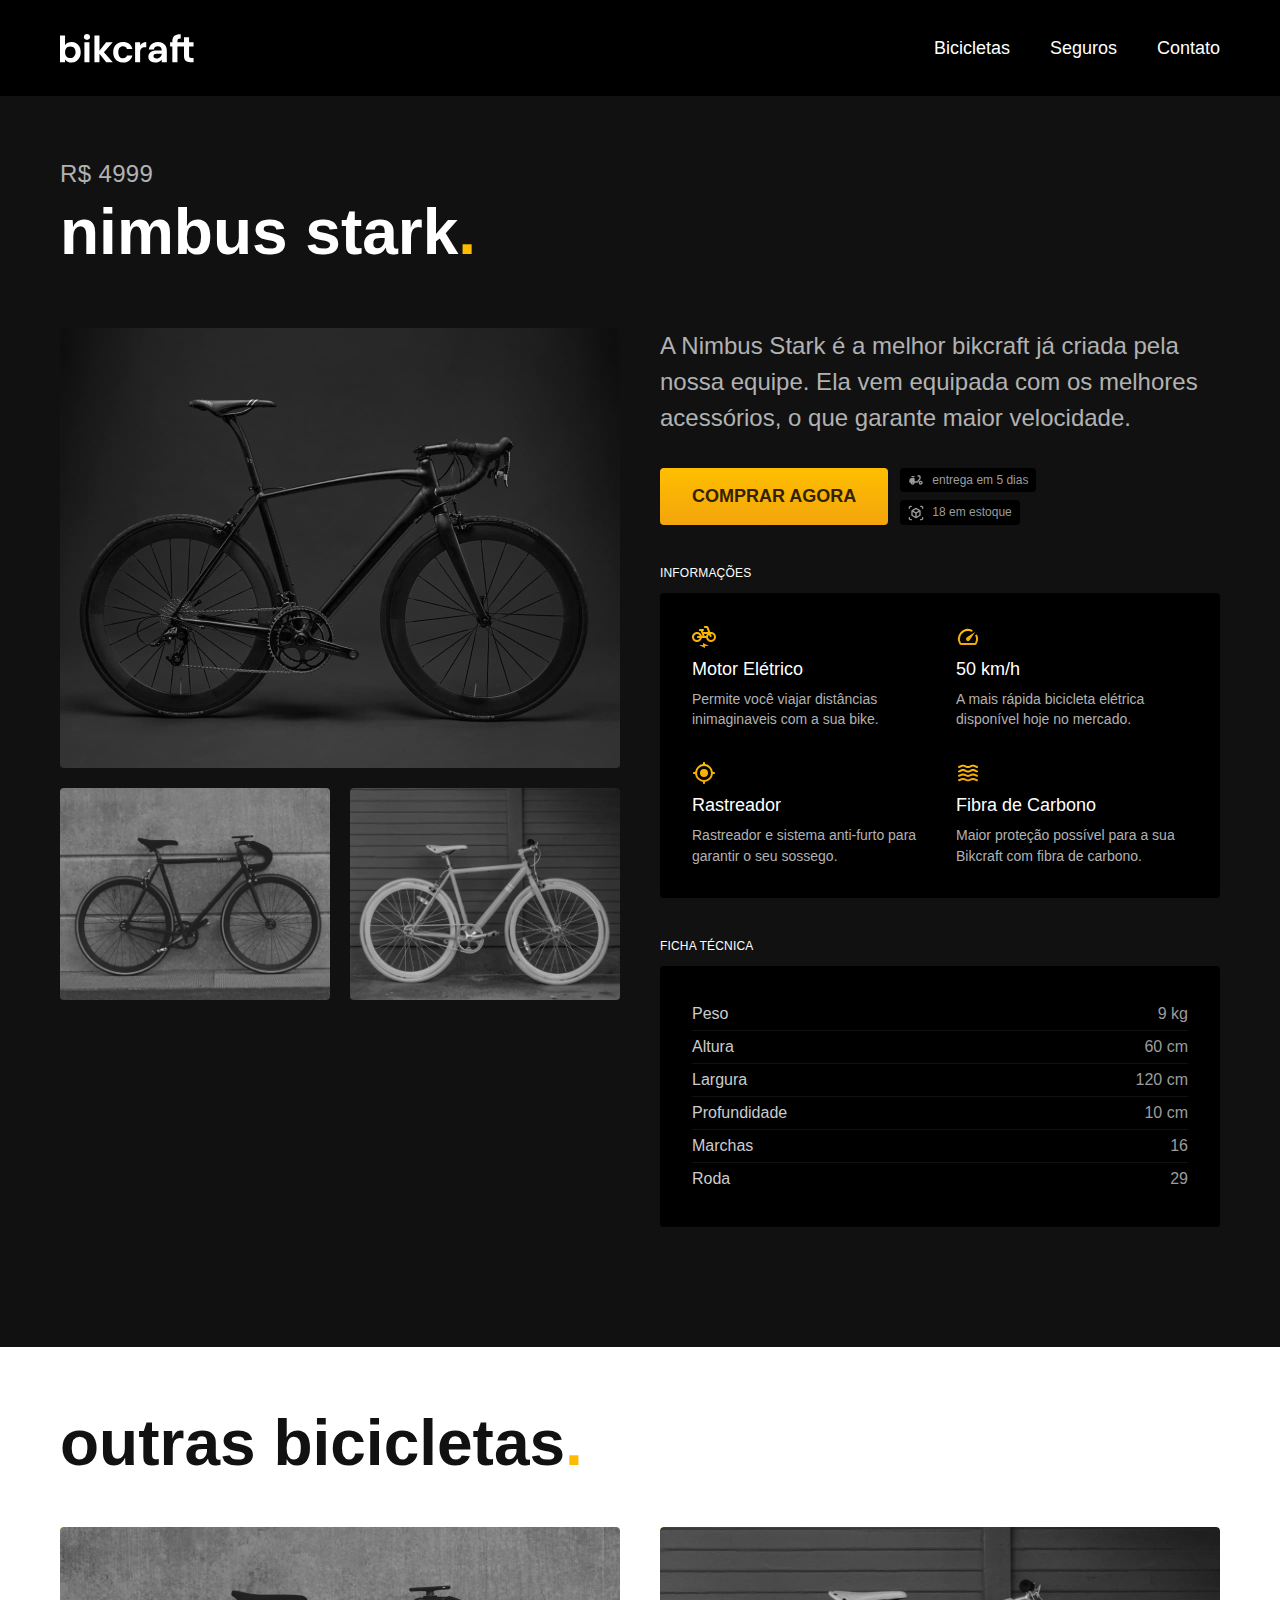
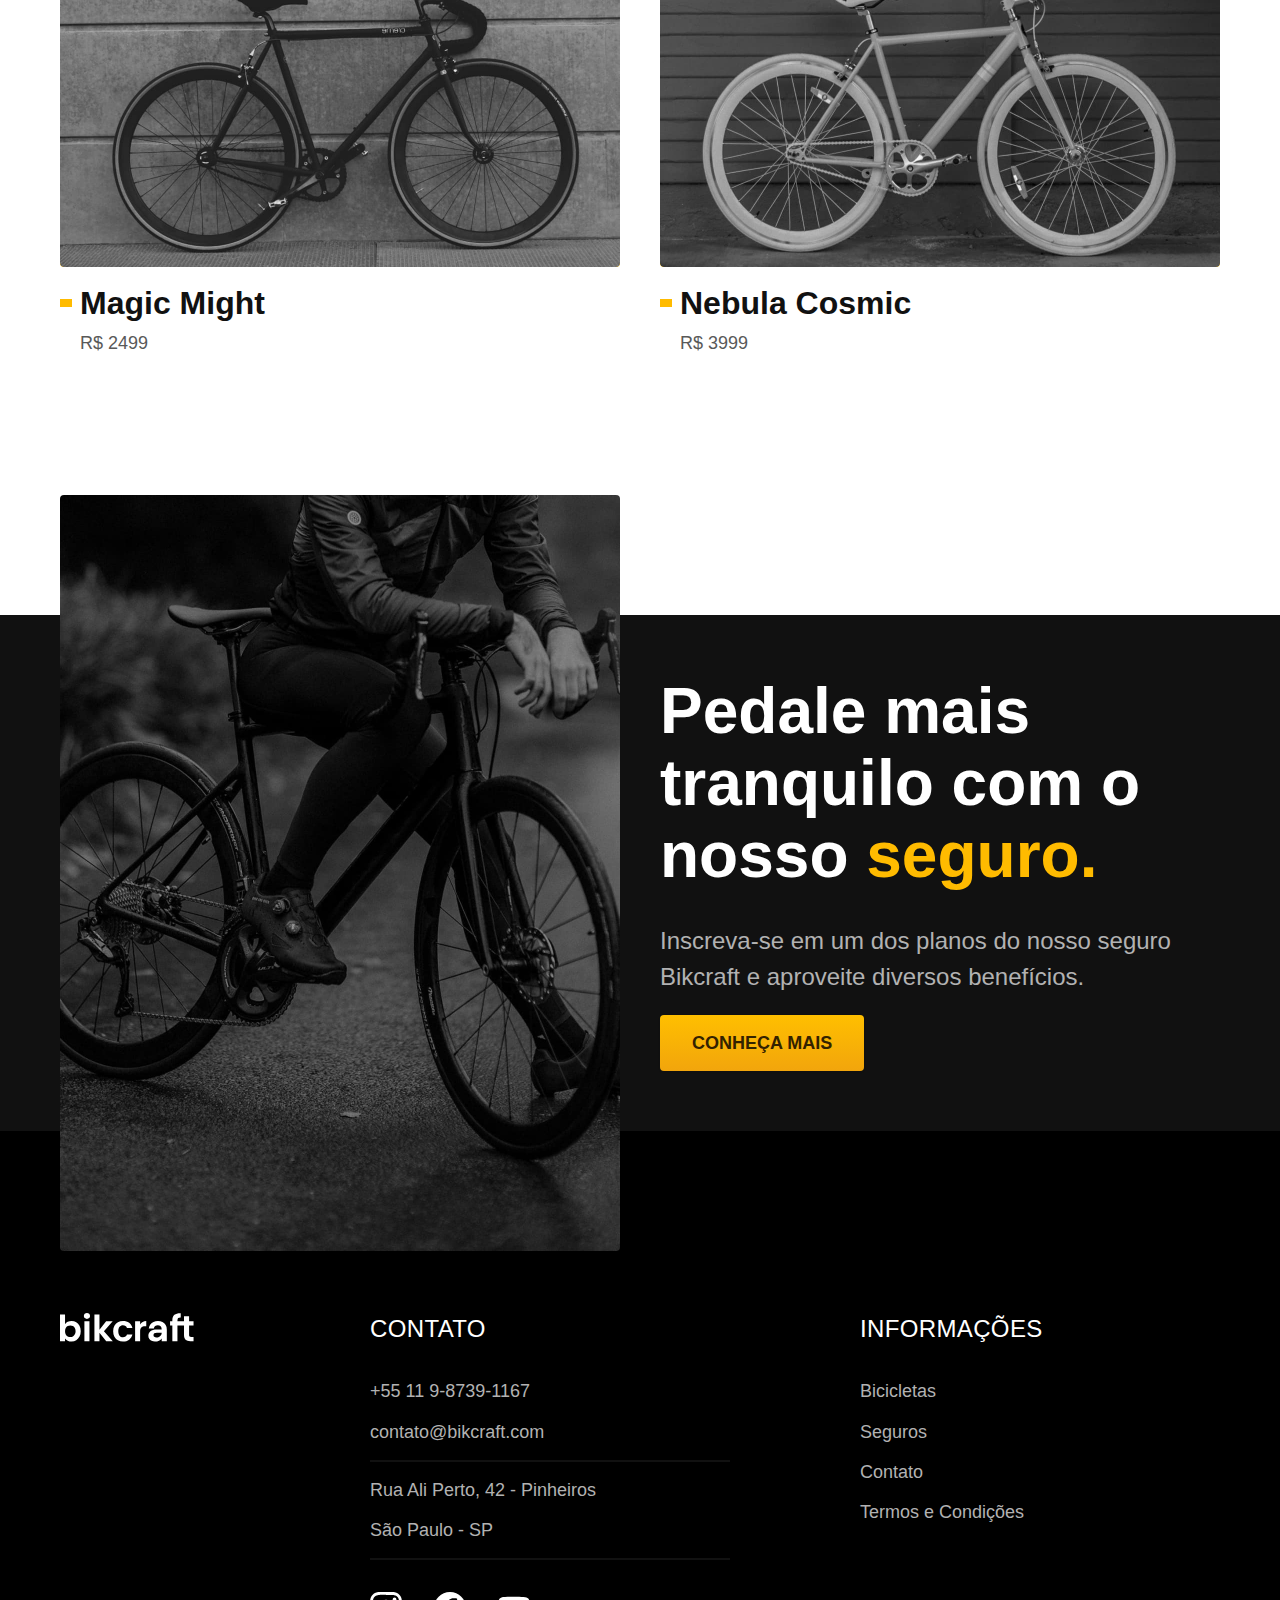
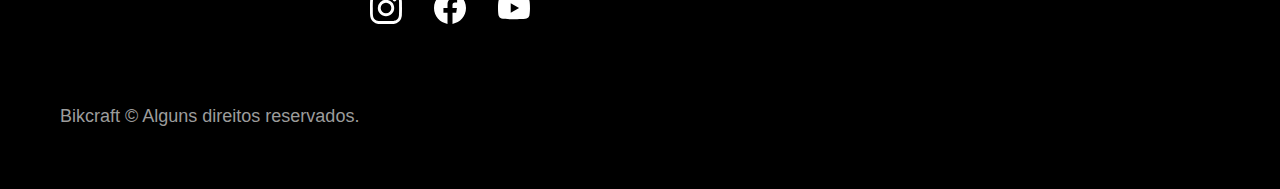
<file: bicicletas/nimbus.html>
<!DOCTYPE html>
<html lang="pt-br">

<head>
  <meta charset="UTF-8">
  <meta name="viewport" content="width=device-width, initial-scale=1.0">
  <meta name="description" content="Nimbus Stark Bikcraft.">
  <link rel="preload" href="../css/style.css" as="style">
  <link rel="stylesheet" href="../css/style.css">
  <title>Nimbus Stark | Bikcraft</title>

  <!-- <link rel="preconnect" href="https://fonts.googleapis.com">
<link rel="preconnect" href="https://fonts.gstatic.com" crossorigin>
<link href="https://fonts.googleapis.com/css2?family=Merriweather:ital,wght@1,900&family=Poppins:wght@400;600&family=Roboto:wght@400;500&display=swap" rel="stylesheet"> -->

</head>

<body id="bicicleta">
  <header class="header-bg">
    <div class="header container">
      <a href="../">
        <img src="../img/bikcraft.svg" alt="Bikcraft">
      </a>
      <nav aria-label="primaria">
        <ul class="header-menu font-1-m cor-0">
          <li><a href="../bicicletas.html">Bicicletas</a></li>
          <li><a href="../seguros.html">Seguros</a></li>
          <li><a href="../contato.html">Contato</a></li>
        </ul>
      </nav>
    </div>
  </header>



  <main class="titulo-bg">

    <div class="container titulo">
      <p class="font-2-l-b cor-5">R$ 4999</p>
      <h1 class="font-1-xxl cor-0">nimbus stark<span class="cor-p1">.</span></h1>
    </div>

    <div class="bicicleta container">
      <div class="bicicleta-imagens">
        <img src="../img/bicicleta/nimbus1.jpg" alt="Bicicleta roxa">
        <img src="../img/bicicleta/nimbus2.jpg" alt="Bicicleta preta">
        <img src="../img/bicicleta/nimbus3.jpg" alt="Bicicleta amarela">
      </div>
      <div class="bicicleta-conteudo">
        <p class="font-2-l cor-5">A Nimbus Stark é a melhor bikcraft já criada pela nossa equipe. Ela vem equipada com os melhores acessórios, o que garante maior velocidade.</p>
        <div class="bicicleta-comprar">
          <a class="botao" href="../orcamento.html?tipo=bikcraft&produto=nimbus">Comprar Agora</a>
          <span class="font-1-xs cor-6"><img src="../img/icones/entrega.svg" alt="">entrega em 5 dias</span>
          <span class="font-1-xs cor-6"><img src="../img/icones/estoque.svg" alt="">18 em estoque</span>
        </div>

        <h2 class="font-1-xs cor-0">Informações</h2>
        <ul class="bicicleta-informacoes">
          <li>
            <img src="../img/icones/eletrica.svg" alt="">
            <h3 class="font-1-m cor-0">Motor Elétrico</h3>
            <p class="font-2-xs cor-5">Permite você viajar distâncias inimaginaveis com a sua bike.</p>
          </li>
          <li>
            <img src="../img/icones/velocidade.svg" alt="">
            <h3 class="font-1-m cor-0">50 km/h</h3>
            <p class="font-2-xs cor-5">A mais rápida bicicleta elétrica disponível hoje no mercado.</p>
          </li>
          <li>
            <img src="../img/icones/rastreador.svg" alt="">
            <h3 class="font-1-m cor-0">Rastreador</h3>
            <p class="font-2-xs cor-5">Rastreador e sistema anti-furto para garantir o seu sossego.</p>
          </li>
          <li>
            <img src="../img/icones/carbono.svg" alt="">
            <h3 class="font-1-m cor-0">Fibra de Carbono</h3>
            <p class="font-2-xs cor-5">Maior proteção possível para a sua Bikcraft com fibra de carbono.</p>
          </li>
        </ul>
        <h2 class="font-1-xs cor-0">Ficha Técnica</h2>
        <ul class="bicicleta-ficha font-2-s cor-4">
          <li>Peso<span>9 kg</span></li>
          <li>Altura<span>60 cm</span></li>
          <li>Largura<span>120 cm</span></li>
          <li>Profundidade<span>10 cm</span></li>
          <li>Marchas<span> 16</span></li>
          <li>Roda<span>29</span></li>
        </ul>
      </div>
    </div>
  </main>

  <article class="bicicletas-lista container">
    <h2 class="font-1-xxl">outras bicicletas<span class="cor-p1">.</span></h2>

    <ul>
      <li>
        <a href="./magic.html">
          <div>
            <img src="../img/bicicletas/magic.jpg" alt="Bicicleta preta">
          </div>
          <h3 class="font-1-xl">Magic Might</h3>
          <span class="font-2-m cor-8">R$ 2499</span>
        </a>
      </li>
      <li>
        <a href="./nebula.html">
          <div>
            <img src="../img/bicicletas/nebula.jpg" alt="Bicicleta preta">
          </div>
          <h3 class="font-1-xl">Nebula Cosmic</h3>
          <span class="font-2-m cor-8">R$ 3999</span>
        </a>
      </li>
    </ul>

  </article>

  <article class="seguro-bg">
    <div class="seguro container">
      <div class="seguro-imagem">
        <img src="../img/fotos/seguros.jpg" alt="pessoa parada em cima de uma bicicleta">
      </div>
      <div class="seguro-conteudo">
        <h2 class="font-1-xxl cor-0">Pedale mais tranquilo com o nosso <span class="cor-p1">seguro.</span></h2>
        <p class="font-2-l cor-5">Inscreva-se em um dos planos do nosso seguro Bikcraft e aproveite diversos benefícios.</p>
        <a class="botao" href="../seguros.html">Conheça Mais</a>
      </div>
    </div>
  </article>

  <footer class="footer-bg">
    <div class="footer container">
      <img src="../img/bikcraft.svg" alt="Bikcraft">
      <div class="footer-contato">
        <h3 class="font-2-l-b cor-0">contato</h3>
        <ul class="font-2-m cor-5">
          <li><a href="tel:+5511987391167">+55 11 9-8739-1167</a></li>
          <li><a href="mailto:contato@bikcraft.com">contato@bikcraft.com</a></li>
          <a href="https://g.page/bikego?share">
            <li>Rua Ali Perto, 42 - Pinheiros</li>
            <li>São Paulo - SP</li>
          </a>
        </ul>
        <div class="footer-redes">
          <a href="../">
            <img src="../img/redes/instagram.svg" alt="Instagram">
          </a>
          <a href="../">
            <img src="../img/redes/facebook.svg" alt="Facebook">
          </a>
          <a href="../">
            <img src="../img/redes/youtube.svg" alt="Youtube">
          </a>
        </div>
      </div>
      <div class="footer-informações">
        <h3 class="font-2-l-b cor-0">Informações</h3>
        <nav>
          <ul class="font-1-m cor-5">
            <li><a href="../bicicletas.html">Bicicletas</a></li>
            <li><a href="../seguros.html">Seguros</a></li>
            <li><a href="../contato.html">Contato</a></li>
            <li><a href="../termos.html">Termos e Condições</a></li>
          </ul>
        </nav>
      </div>
      <p class="footer-copy font-2-m cor-6">Bikcraft © Alguns direitos reservados.</p>
    </div>
  </footer>
  <script src="../js/script.js"></script>
</body>

</html>
</file>
<file: css/style.css>
@import url(./global/global.css);
@import url(./utilidades/tipografia.css);
@import url(./utilidades/cores.css);
@import url(./utilidades/animacao.css);

@import url(./global/header.css);
@import url(./global/footer.css);

/* utilidades */
@import url(./utilidades/componentes.css);
@import url(./utilidades/formulario.css);

/* Home */
@import url(./home/introducao.css);
@import url(./home/tecnologia.css);
@import url(./home/parceiros.css);
@import url(./home/depoimentos.css);

/* bicicletas */
@import url(./bicicletas/bicicletas-lista.css);
@import url(./bicicletas/bicicletas.css);

/* bicicleta */
@import url(./bicicleta/bicicleta.css);
@import url(./bicicleta/seguro.css);

/* seguros */
@import url(./seguros/seguros.css);
@import url(./seguros/vantagens.css);
@import url(./seguros/perguntas.css);

/* termos */
@import url(./termos/termos.css);

/* contato */
@import url(./contato/contato.css);
@import url(./contato/lojas.css);

/* orcamento */
@import url(./orcamento/orcamento.css);
</file>
